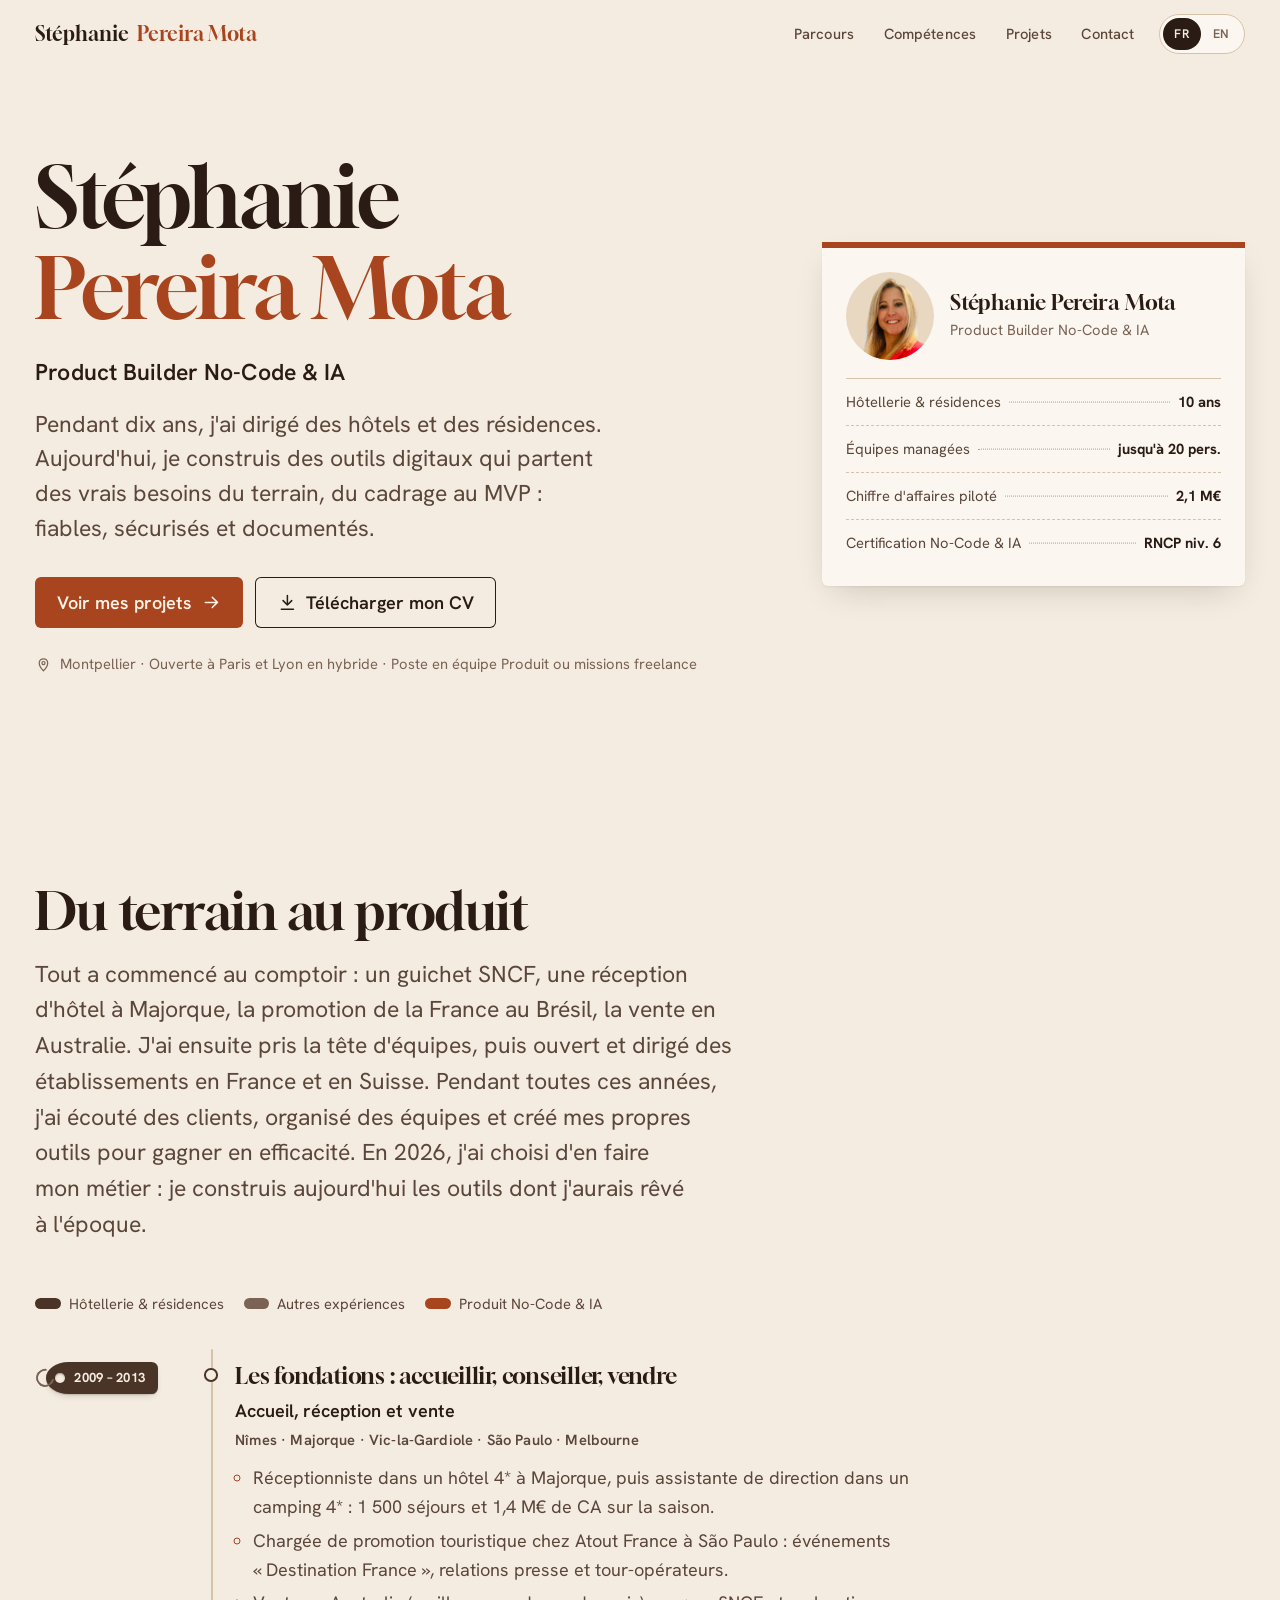
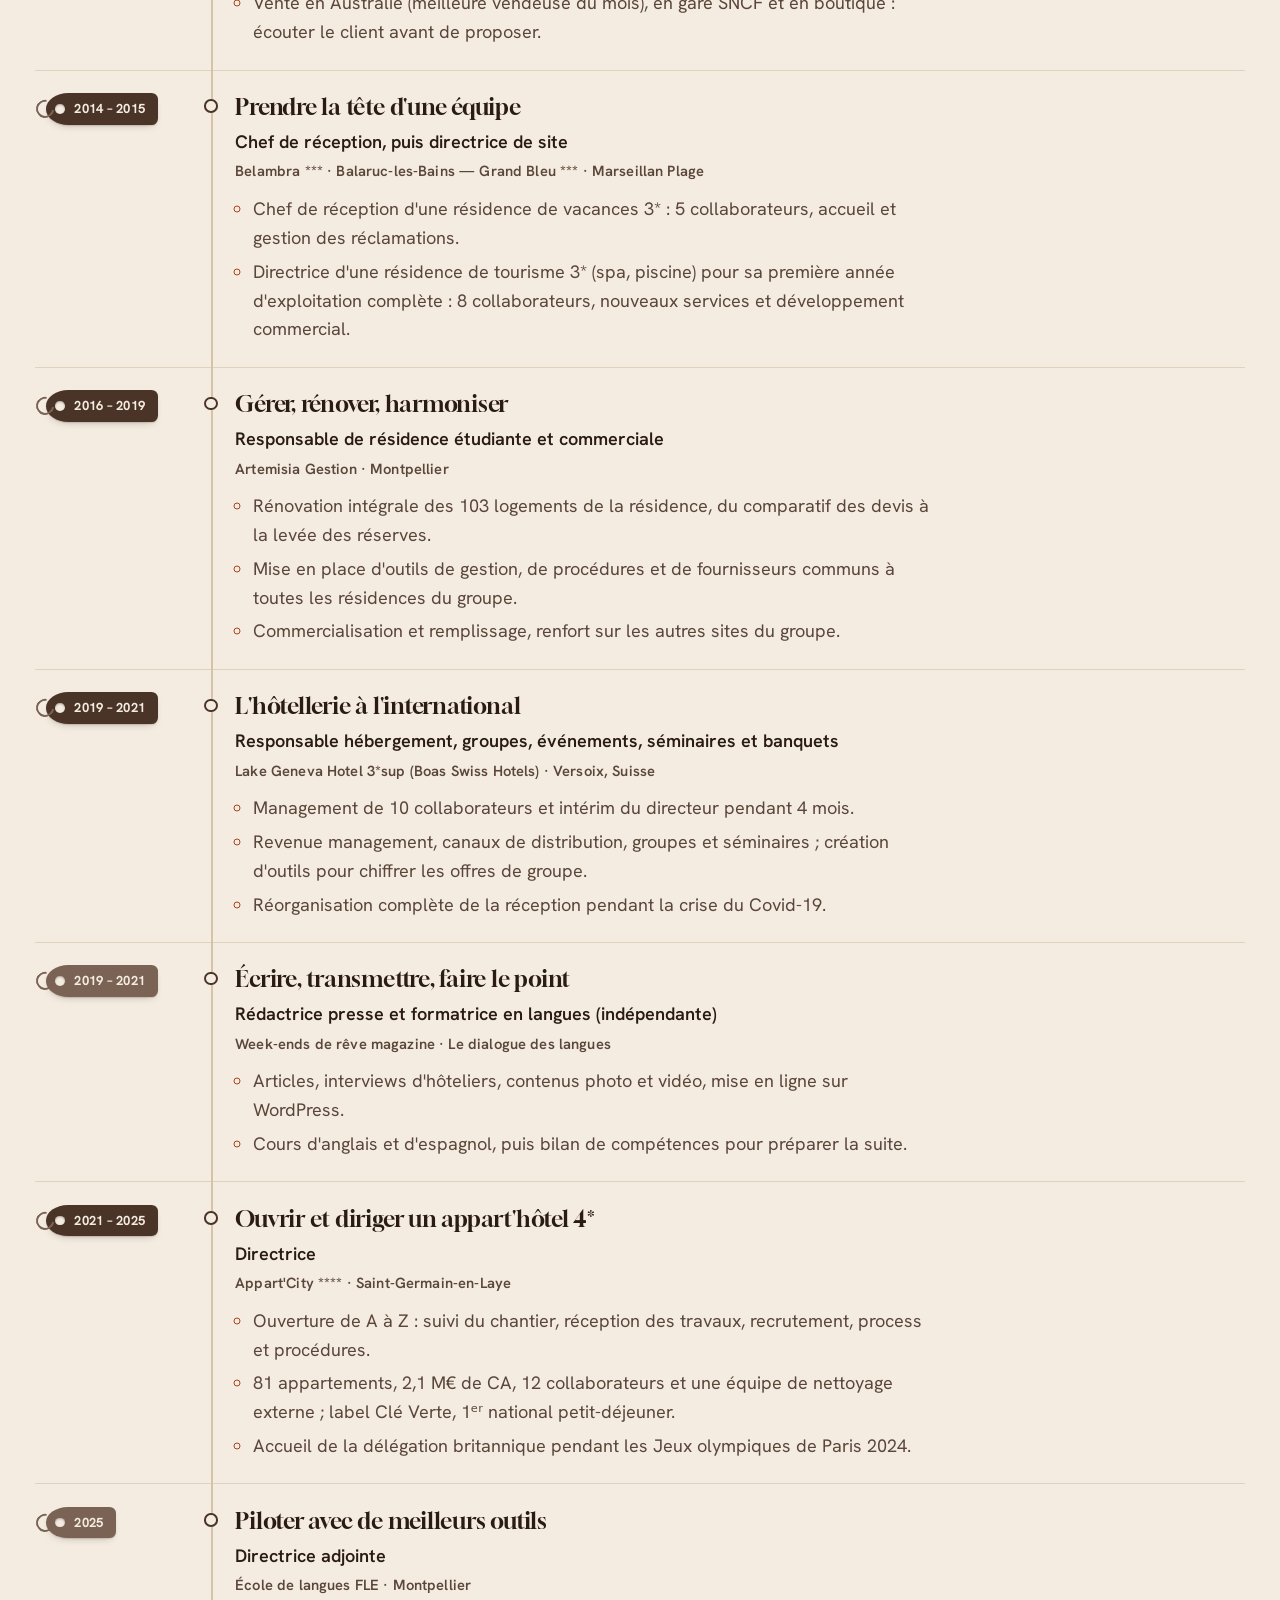
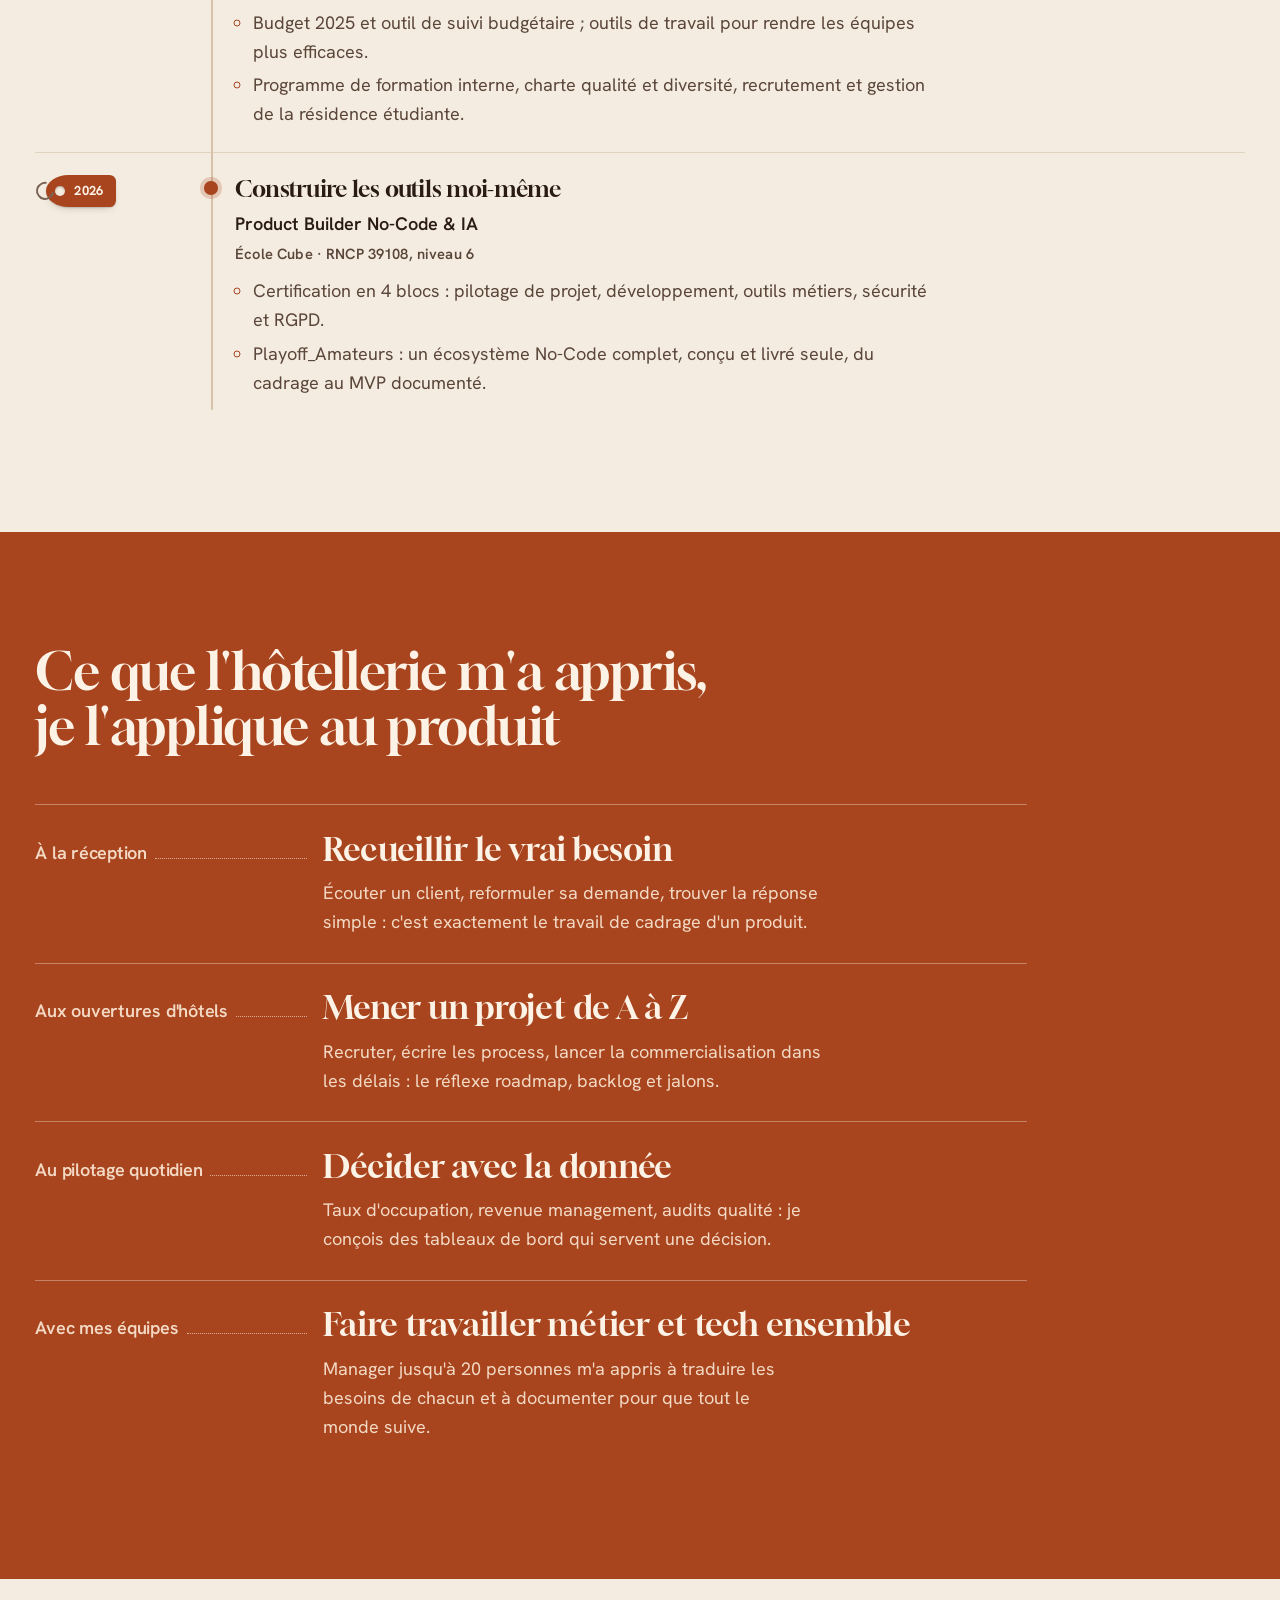
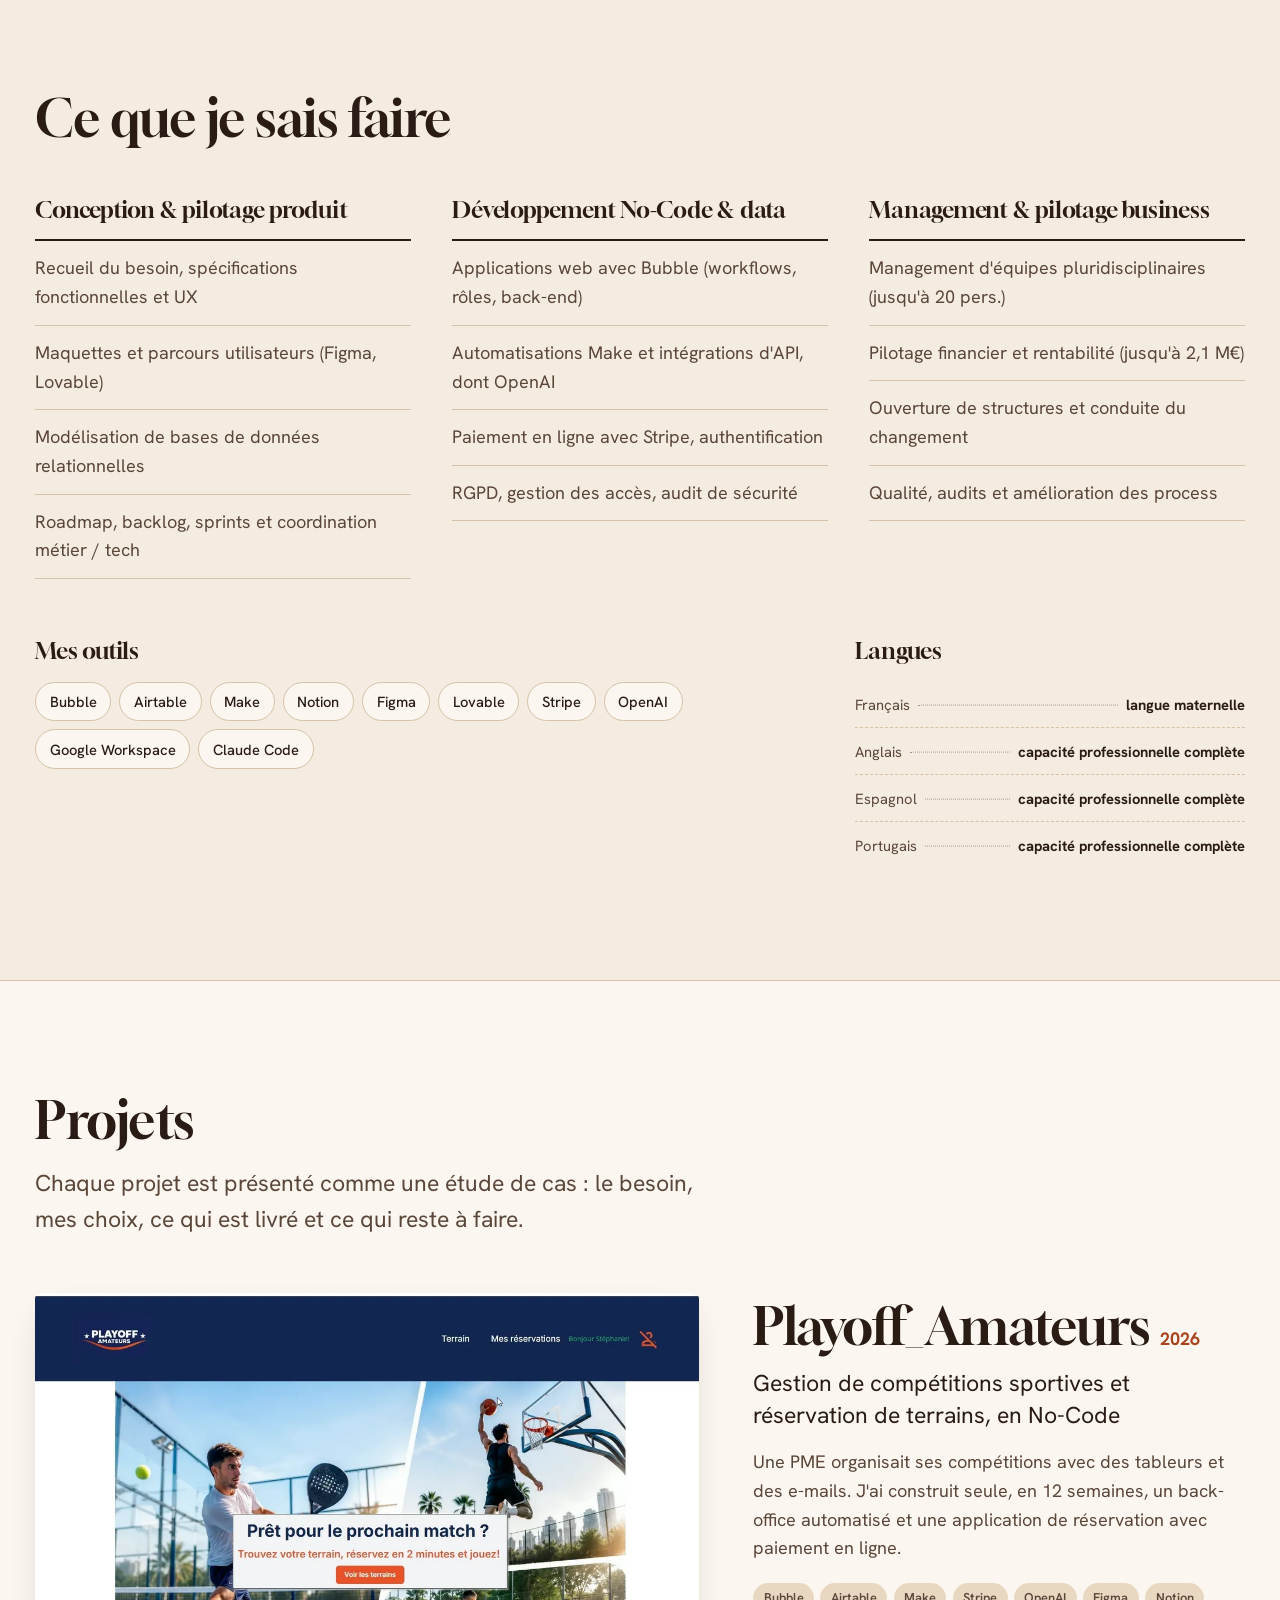
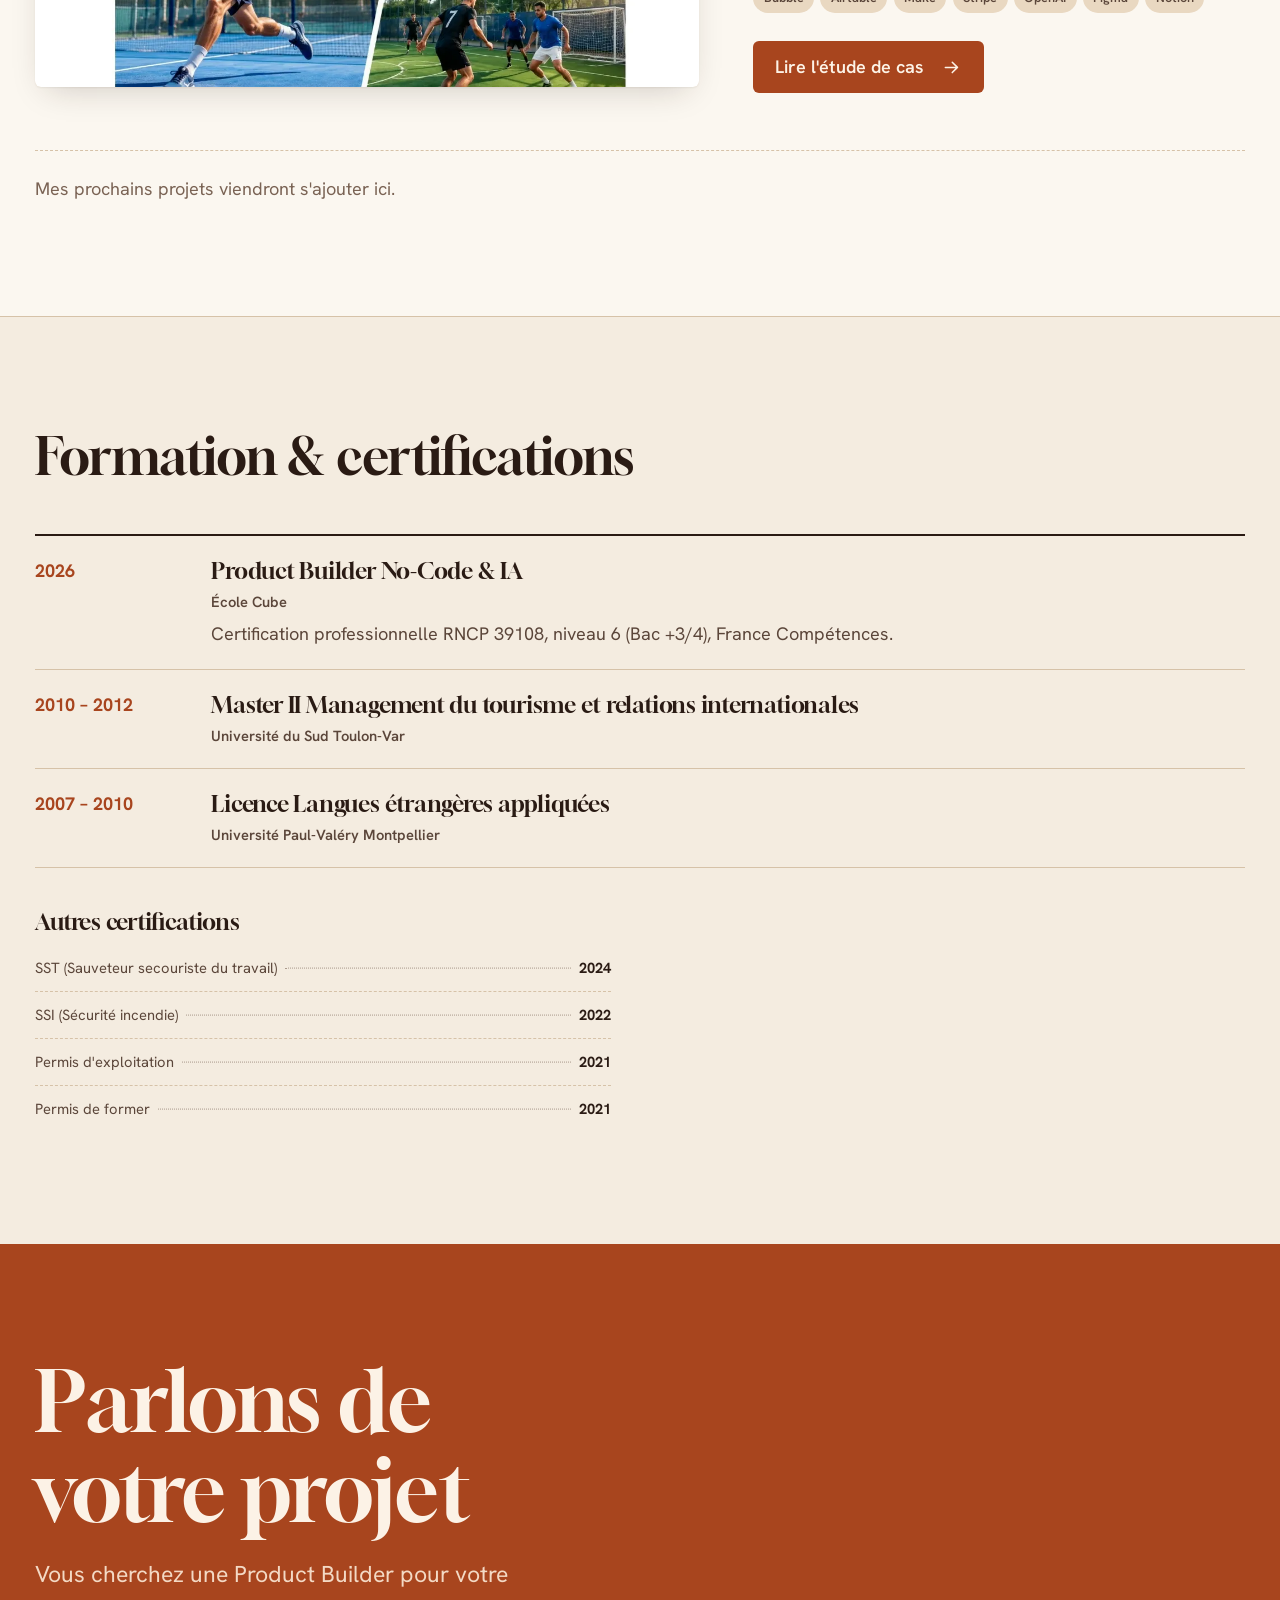
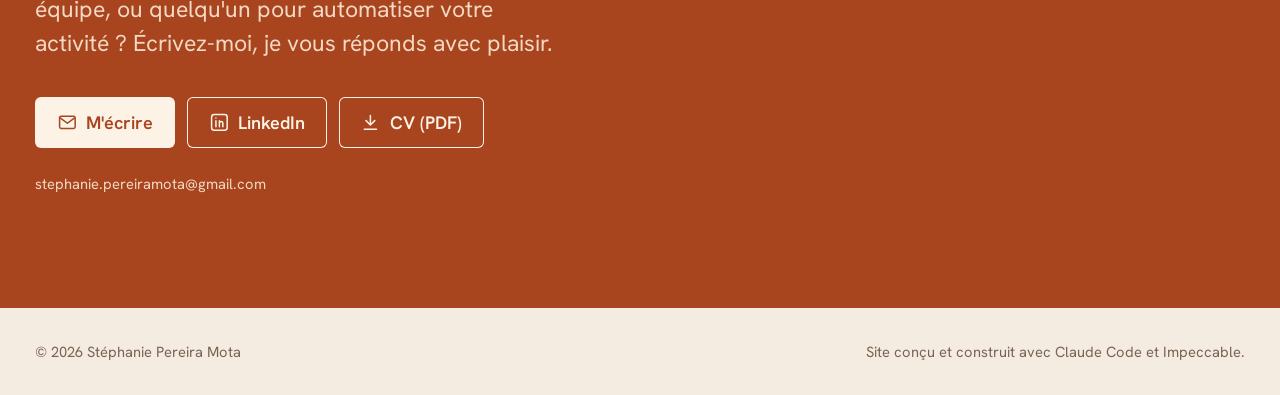
<file: index.html>
<!doctype html>
<html lang="fr">
<head>
  <meta charset="utf-8">
  <meta name="viewport" content="width=device-width, initial-scale=1">
  <title>Stéphanie Pereira Mota · Product Builder No-Code & IA</title>
  <meta name="description" content="Dix ans de direction en hôtellerie, aujourd'hui Product Builder No-Code & IA : je construis des outils digitaux qui partent des vrais besoins du terrain.">
  <meta name="theme-color" content="#f4ece0" media="(prefers-color-scheme: light)">
  <meta name="theme-color" content="#1c1410" media="(prefers-color-scheme: dark)">
  <meta property="og:type" content="website">
  <meta property="og:url" content="https://stephanie-pereiramota.fr/">
  <link rel="canonical" href="https://stephanie-pereiramota.fr/">
  <meta property="og:title" content="Stéphanie Pereira Mota · Product Builder No-Code & IA">
  <meta property="og:description" content="Dix ans de direction en hôtellerie, aujourd'hui Product Builder No-Code & IA : du cadrage au MVP, fiable, sécurisé et documenté.">
  <meta property="og:image" content="https://stephanie-pereiramota.fr/assets/img/og-image.png">
  <meta property="og:locale" content="fr_FR">
  <meta property="og:locale:alternate" content="en_GB">
  <meta name="twitter:card" content="summary_large_image">
  <link rel="icon" href="assets/img/favicon.svg" type="image/svg+xml">
  <link rel="preconnect" href="https://fonts.googleapis.com">
  <link rel="preconnect" href="https://fonts.gstatic.com" crossorigin>
  <link rel="stylesheet" href="https://fonts.googleapis.com/css2?family=Gloock&family=Hanken+Grotesk:wght@400;500;600;700&display=swap">
  <link rel="stylesheet" href="assets/css/style.css">
</head>
<body data-page="home">
  <a class="skip" href="#main" data-i18n="nav.skip">Aller au contenu</a>

  <header class="site-header">
    <div class="wrap">
      <a class="brand" href="#top">Stéphanie <span>Pereira Mota</span></a>
      <nav class="nav" aria-label="Navigation principale">
        <button class="menu-button" type="button" aria-expanded="false" aria-controls="nav-links">
          <svg class="icon" viewBox="0 0 24 24" aria-hidden="true"><path d="M4 7h16M4 12h16M4 17h16"/></svg>
          <span data-i18n="nav.menu">Menu</span>
        </button>
        <ul class="nav-links" id="nav-links">
          <li><a href="#parcours" data-i18n="nav.story">Parcours</a></li>
          <li><a href="#competences" data-i18n="nav.skills">Compétences</a></li>
          <li><a href="#projets" data-i18n="nav.projects">Projets</a></li>
          <li><a href="#contact" data-i18n="nav.contact">Contact</a></li>
        </ul>
        <div class="lang-toggle" role="group" aria-label="Langue / Language">
          <button type="button" data-lang="fr" aria-pressed="true" lang="fr" title="Lire en français">FR</button>
          <button type="button" data-lang="en" aria-pressed="false" lang="en" title="Read in English">EN</button>
        </div>
      </nav>
    </div>
  </header>

  <main id="main">
    <section class="hero" id="top">
      <div class="wrap">
        <div>
          <h1>Stéphanie <span class="surname">Pereira Mota</span></h1>
          <p class="hero-role" data-i18n="hero.role">Product Builder No-Code & IA</p>
          <p class="hero-lead" data-i18n="hero.lead">Pendant dix ans, j'ai dirigé des hôtels et des résidences. Aujourd'hui, je construis des outils digitaux qui partent des vrais besoins du terrain, du cadrage au MVP : fiables, sécurisés et documentés.</p>
          <div class="hero-actions">
            <a class="btn btn-primary" href="#projets"><span data-i18n="hero.cta">Voir mes projets</span>
              <svg class="icon" viewBox="0 0 24 24" aria-hidden="true"><path d="M5 12h14M13 6l6 6-6 6"/></svg></a>
            <a class="btn btn-ghost" data-href="cv" href="assets/cv/CV-Stephanie-Pereira-Mota.pdf" download>
              <svg class="icon" viewBox="0 0 24 24" aria-hidden="true"><path d="M12 4v11M7 10l5 5 5-5M5 20h14"/></svg>
              <span data-i18n="hero.cv">Télécharger mon CV</span></a>
          </div>
          <p class="hero-where">
            <svg class="icon" viewBox="0 0 24 24" aria-hidden="true"><path d="M12 21s-6-5.6-6-11a6 6 0 0 1 12 0c0 5.4-6 11-6 11z"/><circle cx="12" cy="10" r="2.2"/></svg>
            <span data-i18n="hero.where">Montpellier · Ouverte à Paris et Lyon en hybride · Poste en équipe Produit ou missions freelance</span>
          </p>
        </div>

        <aside class="folio" aria-label="Fiche" data-i18n-attr="aria-label:folio.title">
          <div class="folio-head">
            <img class="folio-photo" src="assets/img/photo.webp" width="405" height="405" alt="Portrait de Stéphanie Pereira Mota" data-i18n-attr="alt:folio.photoAlt">
            <div>
              <p class="folio-name">Stéphanie Pereira Mota</p>
              <p class="folio-sub" data-i18n="hero.role">Product Builder No-Code & IA</p>
            </div>
          </div>
          <ul class="ledger" id="folio-rows"></ul>
        </aside>
      </div>
    </section>

    <section class="section" id="parcours" aria-labelledby="story-title">
      <div class="wrap">
        <div class="section-head">
          <h2 id="story-title" data-i18n="story.title">Du terrain au produit</h2>
          <p data-i18n="story.lead"></p>
        </div>
        <p class="register-legend">
          <span><i aria-hidden="true"></i><span data-i18n="story.hospitality">Hôtellerie & résidences</span></span>
          <span><i class="t" aria-hidden="true"></i><span data-i18n="story.transition">Direction & formation</span></span>
          <span><i class="p" aria-hidden="true"></i><span data-i18n="story.product">Produit No-Code & IA</span></span>
        </p>
        <ol class="register" id="register"></ol>
      </div>
    </section>

    <section class="section band bridge" aria-labelledby="bridge-title">
      <div class="wrap">
        <h2 id="bridge-title" data-i18n="bridge.title">Ce que l'hôtellerie m'a appris, je l'applique au produit</h2>
        <ul class="bridge-list" id="bridge-list"></ul>
      </div>
    </section>

    <section class="section" id="competences" aria-labelledby="skills-title">
      <div class="wrap">
        <div class="section-head"><h2 id="skills-title" data-i18n="skills.title">Ce que je sais faire</h2></div>
        <div class="skills-grid" id="skills-grid"></div>
        <div class="skills-extra">
          <div><h3 data-i18n="skills.tools">Mes outils</h3><ul class="tools" id="tools"></ul></div>
          <div><h3 data-i18n="skills.languages">Langues</h3><ul class="ledger" id="languages"></ul></div>
        </div>
      </div>
    </section>

    <section class="section projects-section" id="projets" aria-labelledby="projects-title">
      <div class="wrap">
        <div class="section-head">
          <h2 id="projects-title" data-i18n="projects.title">Projets</h2>
          <p data-i18n="projects.lead"></p>
        </div>
        <div id="project-list"></div>
        <p class="projects-next" data-i18n="projects.next">Mes prochains projets viendront s'ajouter ici.</p>
      </div>
    </section>

    <section class="section" id="formation" aria-labelledby="edu-title">
      <div class="wrap">
        <div class="section-head"><h2 id="edu-title" data-i18n="edu.title">Formation & certifications</h2></div>
        <ul class="edu-list" id="edu-list"></ul>
        <div class="certs">
          <h3 data-i18n="edu.other">Autres certifications</h3>
          <ul class="ledger" id="certs"></ul>
        </div>
      </div>
    </section>

    <section class="section band contact" id="contact" aria-labelledby="contact-title">
      <div class="wrap">
        <h2 id="contact-title" data-i18n="contact.title">Parlons de votre projet</h2>
        <p class="contact-lead" data-i18n="contact.lead"></p>
        <div class="contact-actions">
          <a class="btn btn-primary" data-href="email" href="mailto:stephanie.pereiramota@gmail.com">
            <svg class="icon" viewBox="0 0 24 24" aria-hidden="true"><rect x="3" y="5" width="18" height="14" rx="2"/><path d="m4 7 8 6 8-6"/></svg>
            <span data-i18n="contact.email">M'écrire</span></a>
          <a class="btn btn-ghost" data-href="linkedin" href="https://www.linkedin.com/in/stephanie-pereira-mota-spma/" rel="me noopener" target="_blank">
            <svg class="icon" viewBox="0 0 24 24" aria-hidden="true"><rect x="3" y="3" width="18" height="18" rx="3"/><path d="M8 10v7M8 7v.01M12 17v-4a2 2 0 0 1 4 0v4M12 10v7"/></svg>
            <span data-i18n="contact.linkedin">LinkedIn</span></a>
          <a class="btn btn-ghost" data-href="cv" href="assets/cv/CV-Stephanie-Pereira-Mota.pdf" download>
            <svg class="icon" viewBox="0 0 24 24" aria-hidden="true"><path d="M12 4v11M7 10l5 5 5-5M5 20h14"/></svg>
            <span data-i18n="contact.cv">CV (PDF)</span></a>
        </div>
        <p class="contact-mail" data-email>stephanie.pereiramota@gmail.com</p>
      </div>
    </section>
  </main>

  <footer class="site-footer">
    <div class="wrap">
      <span>© 2026 Stéphanie Pereira Mota</span>
      <span data-i18n="footer.made">Site conçu et construit avec Claude Code et Impeccable.</span>
    </div>
  </footer>

  <script src="content/site.js"></script>
  <script src="content/projects.js"></script>
  <script src="assets/js/i18n.js"></script>
  <script src="assets/js/render.js"></script>
</body>
</html>
</file>
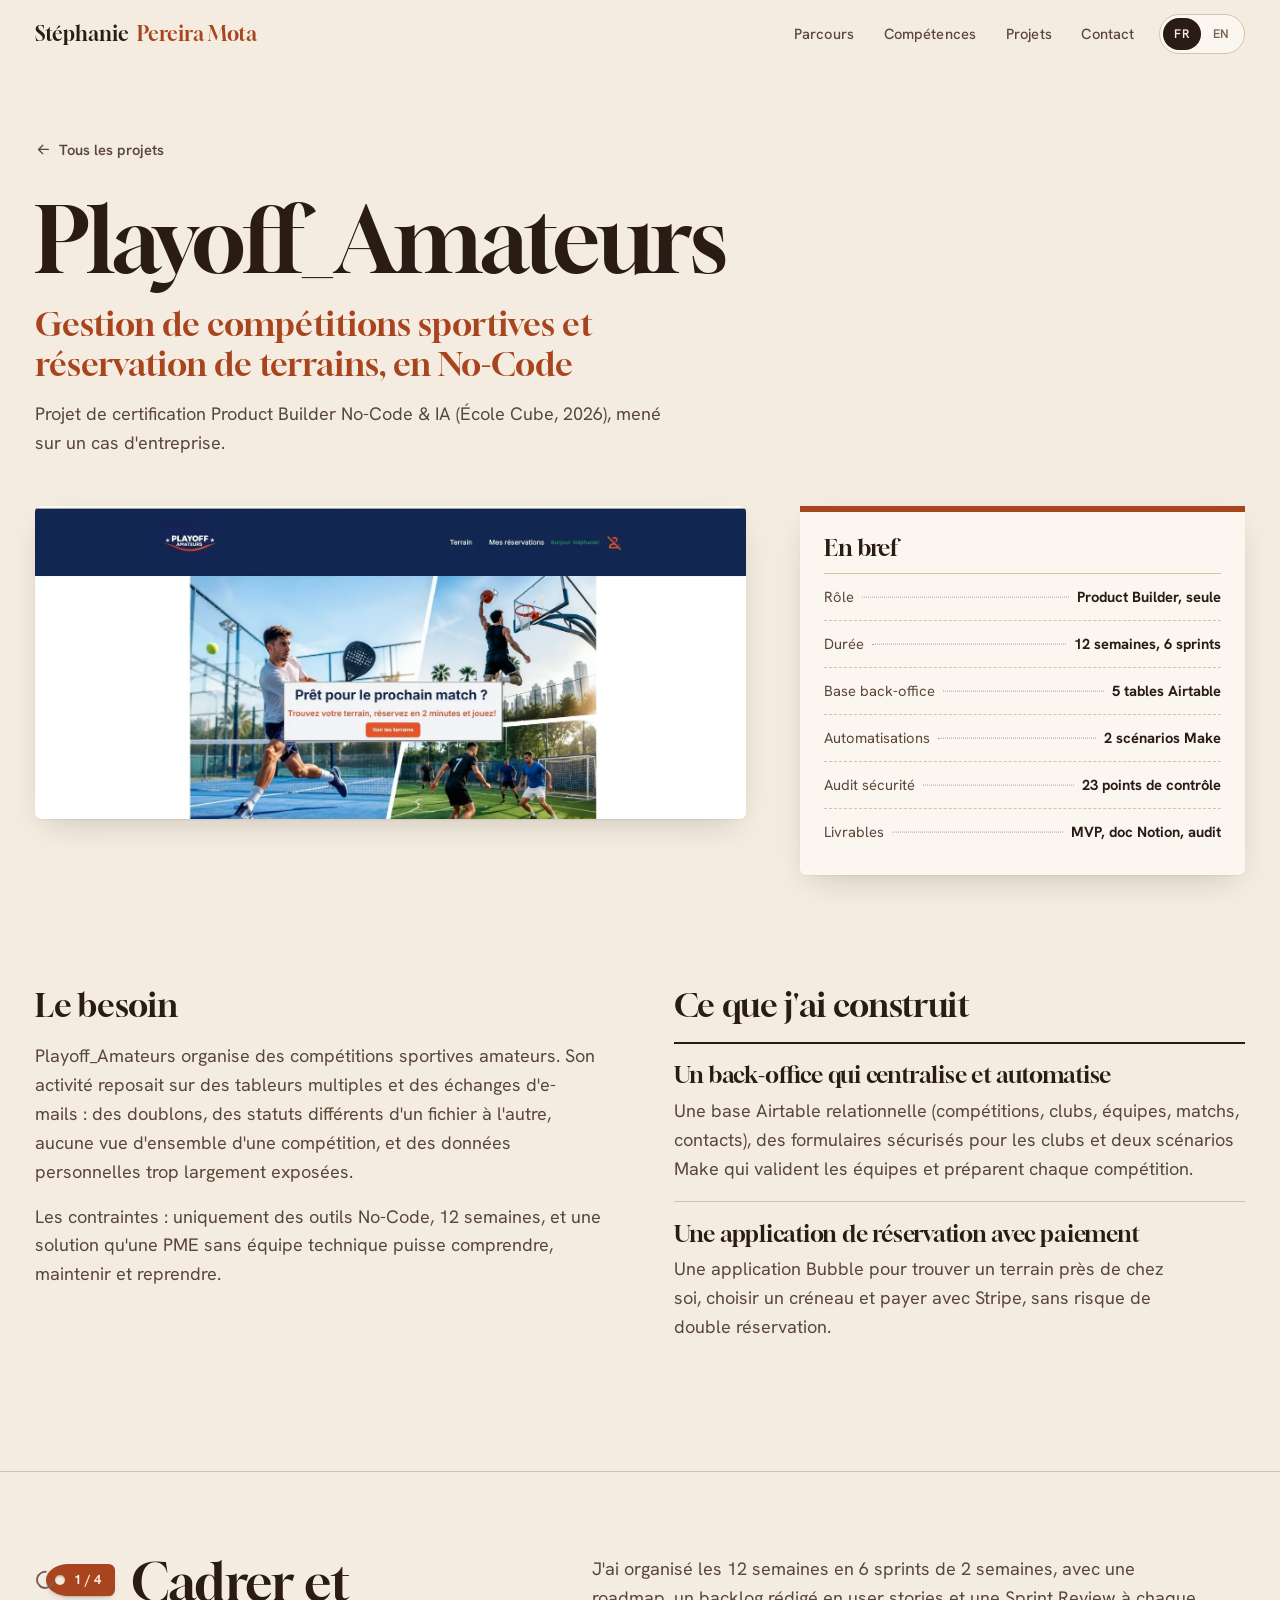
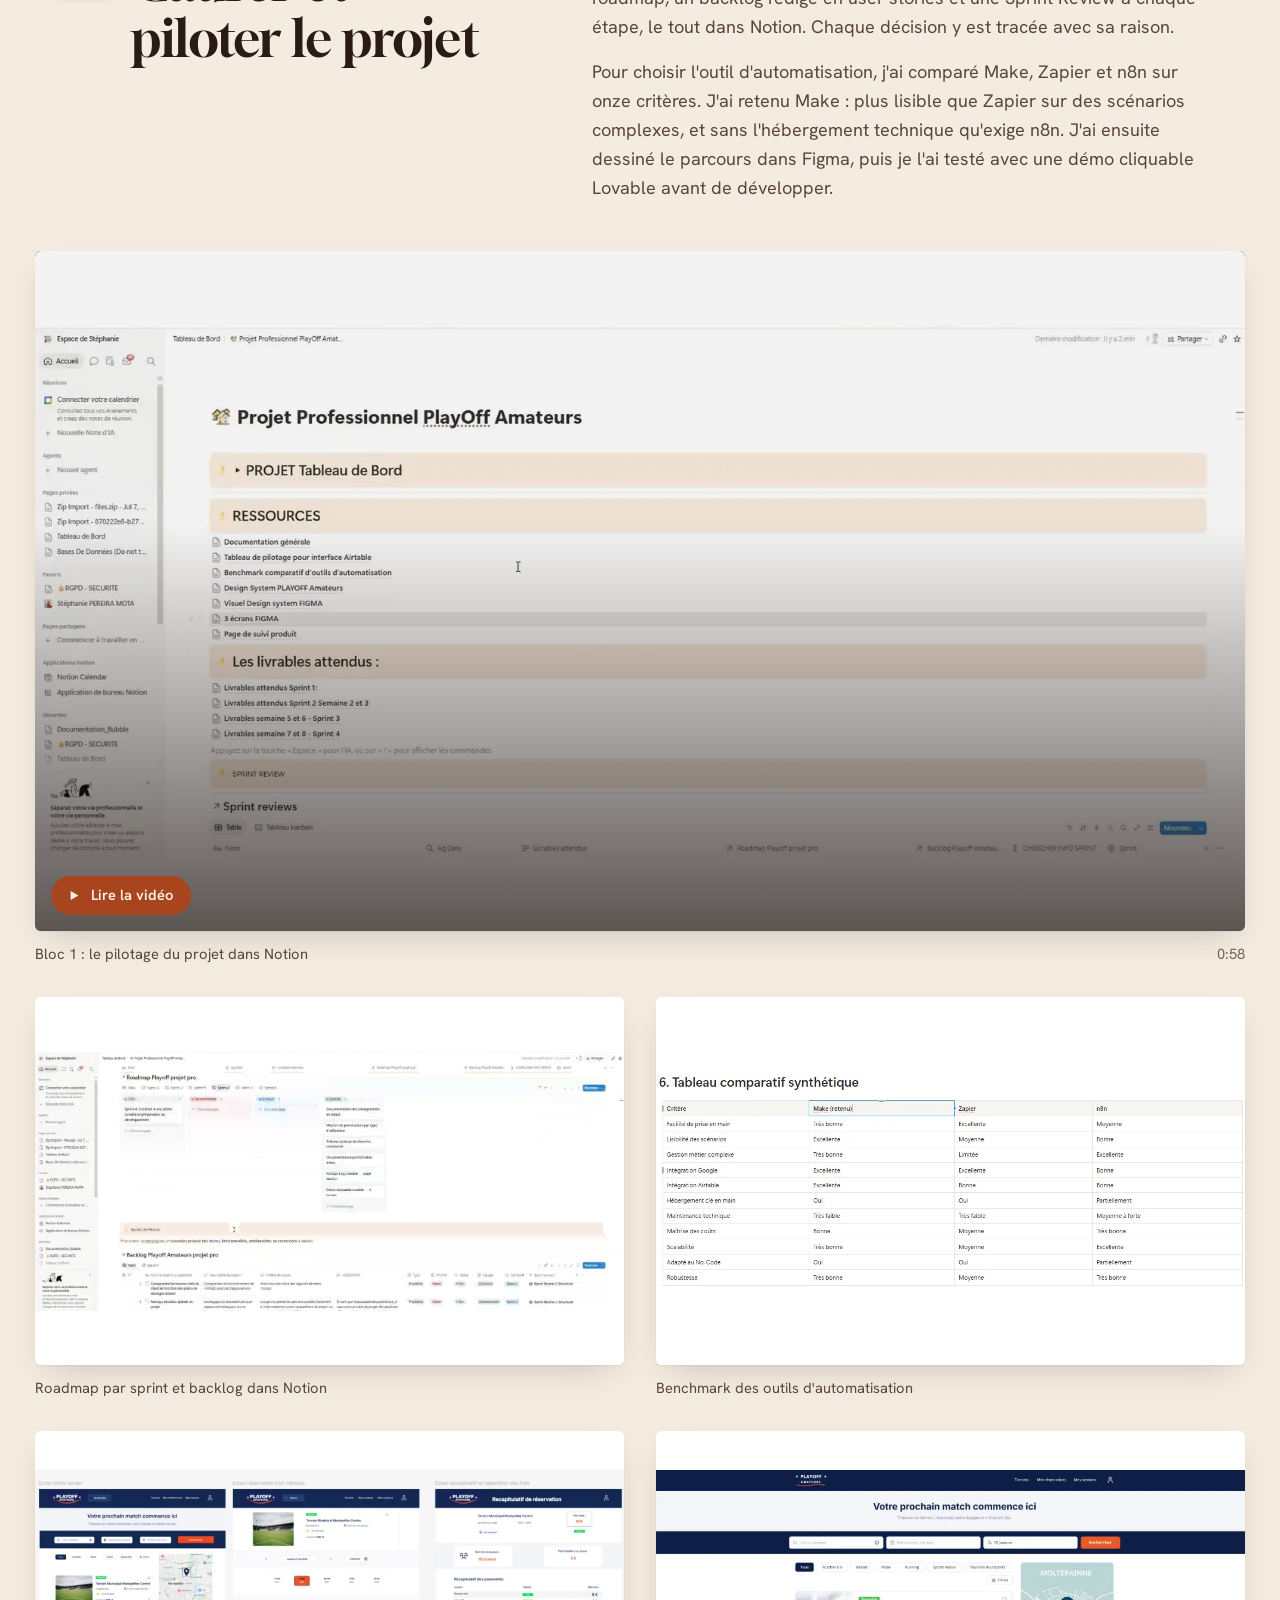
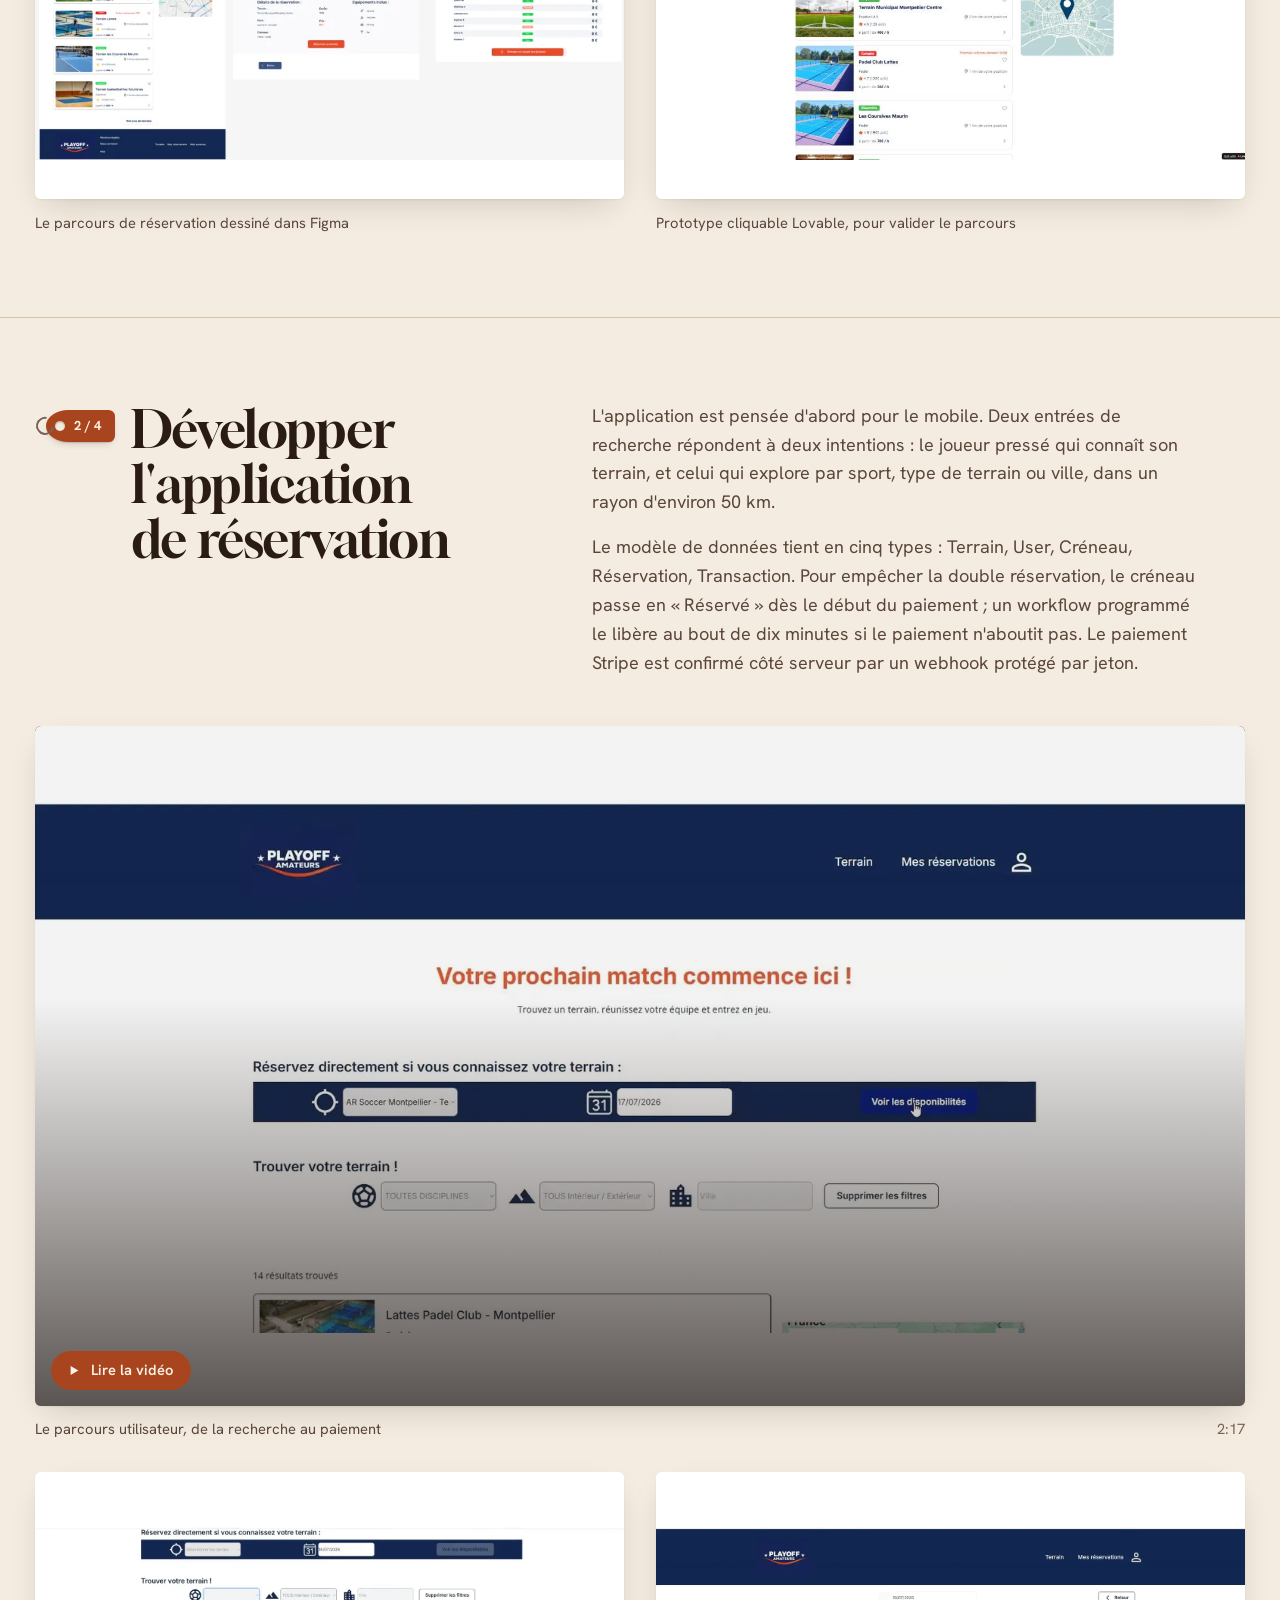
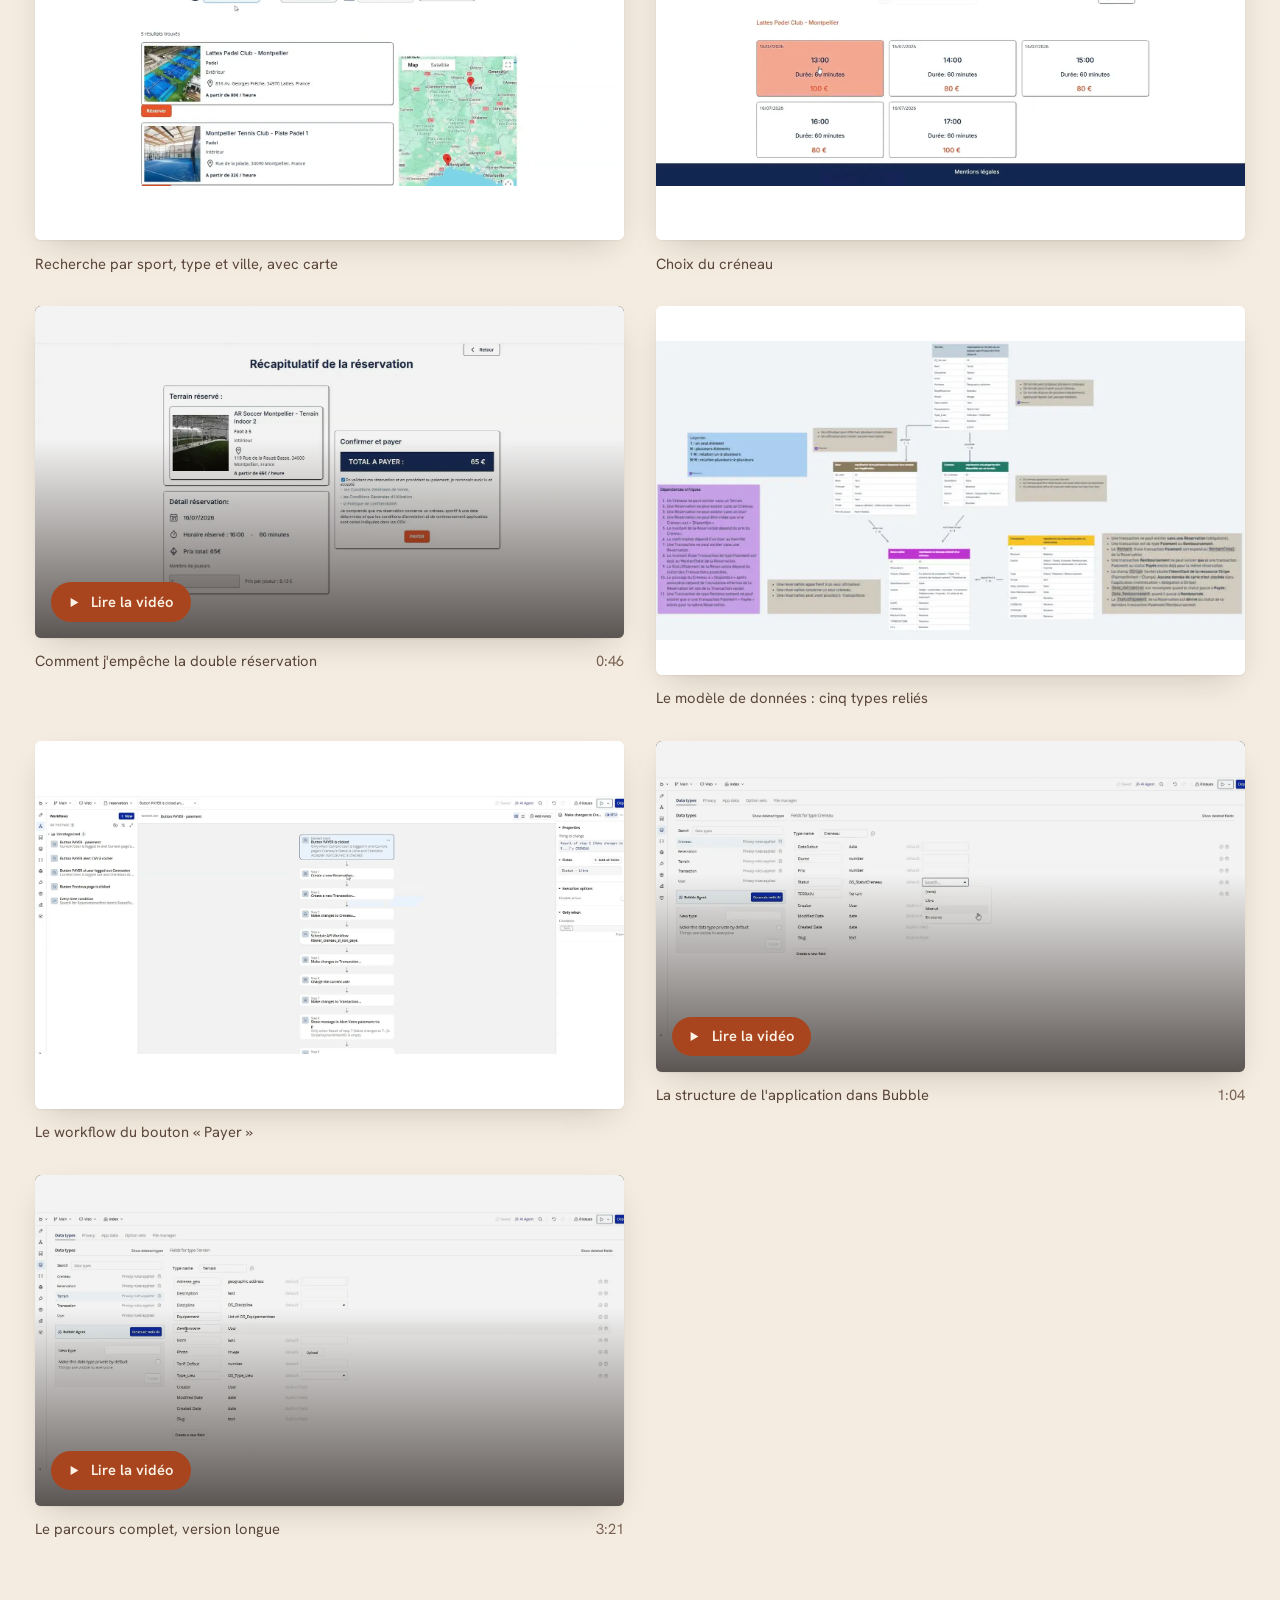
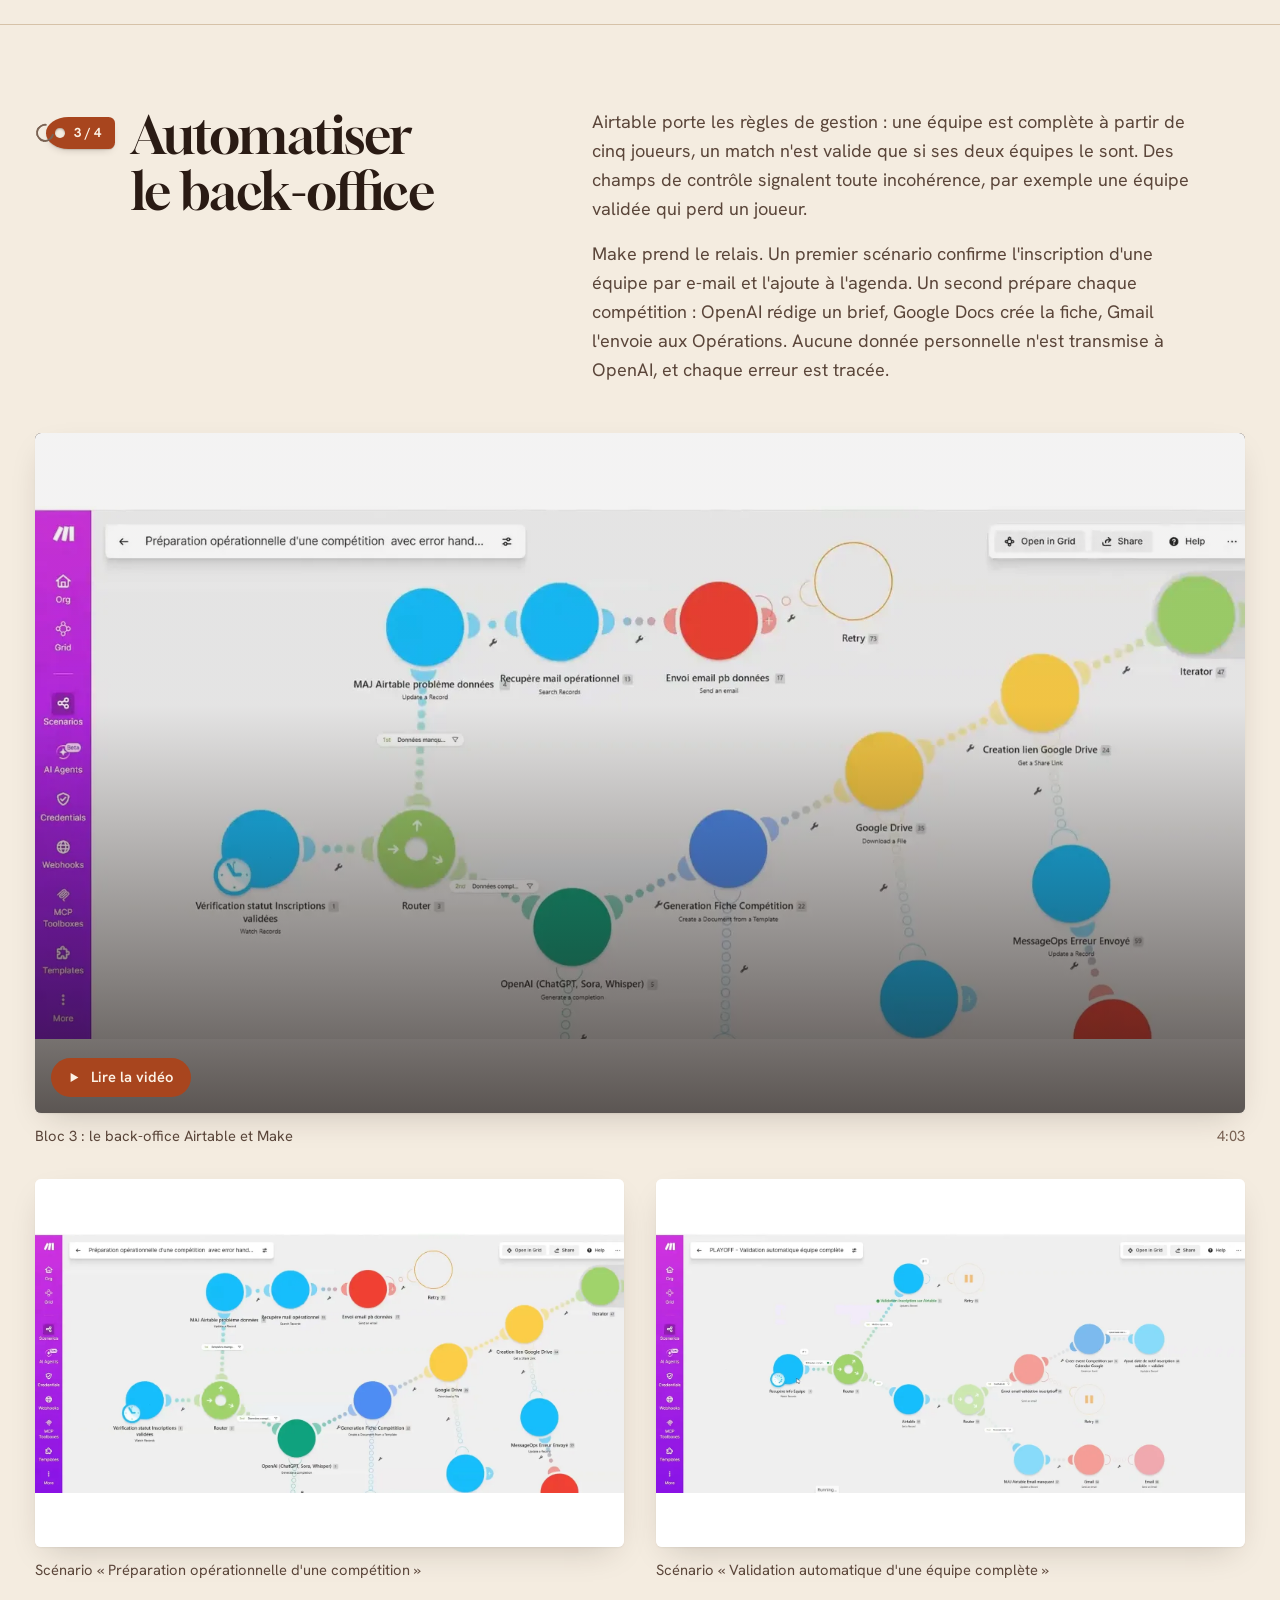
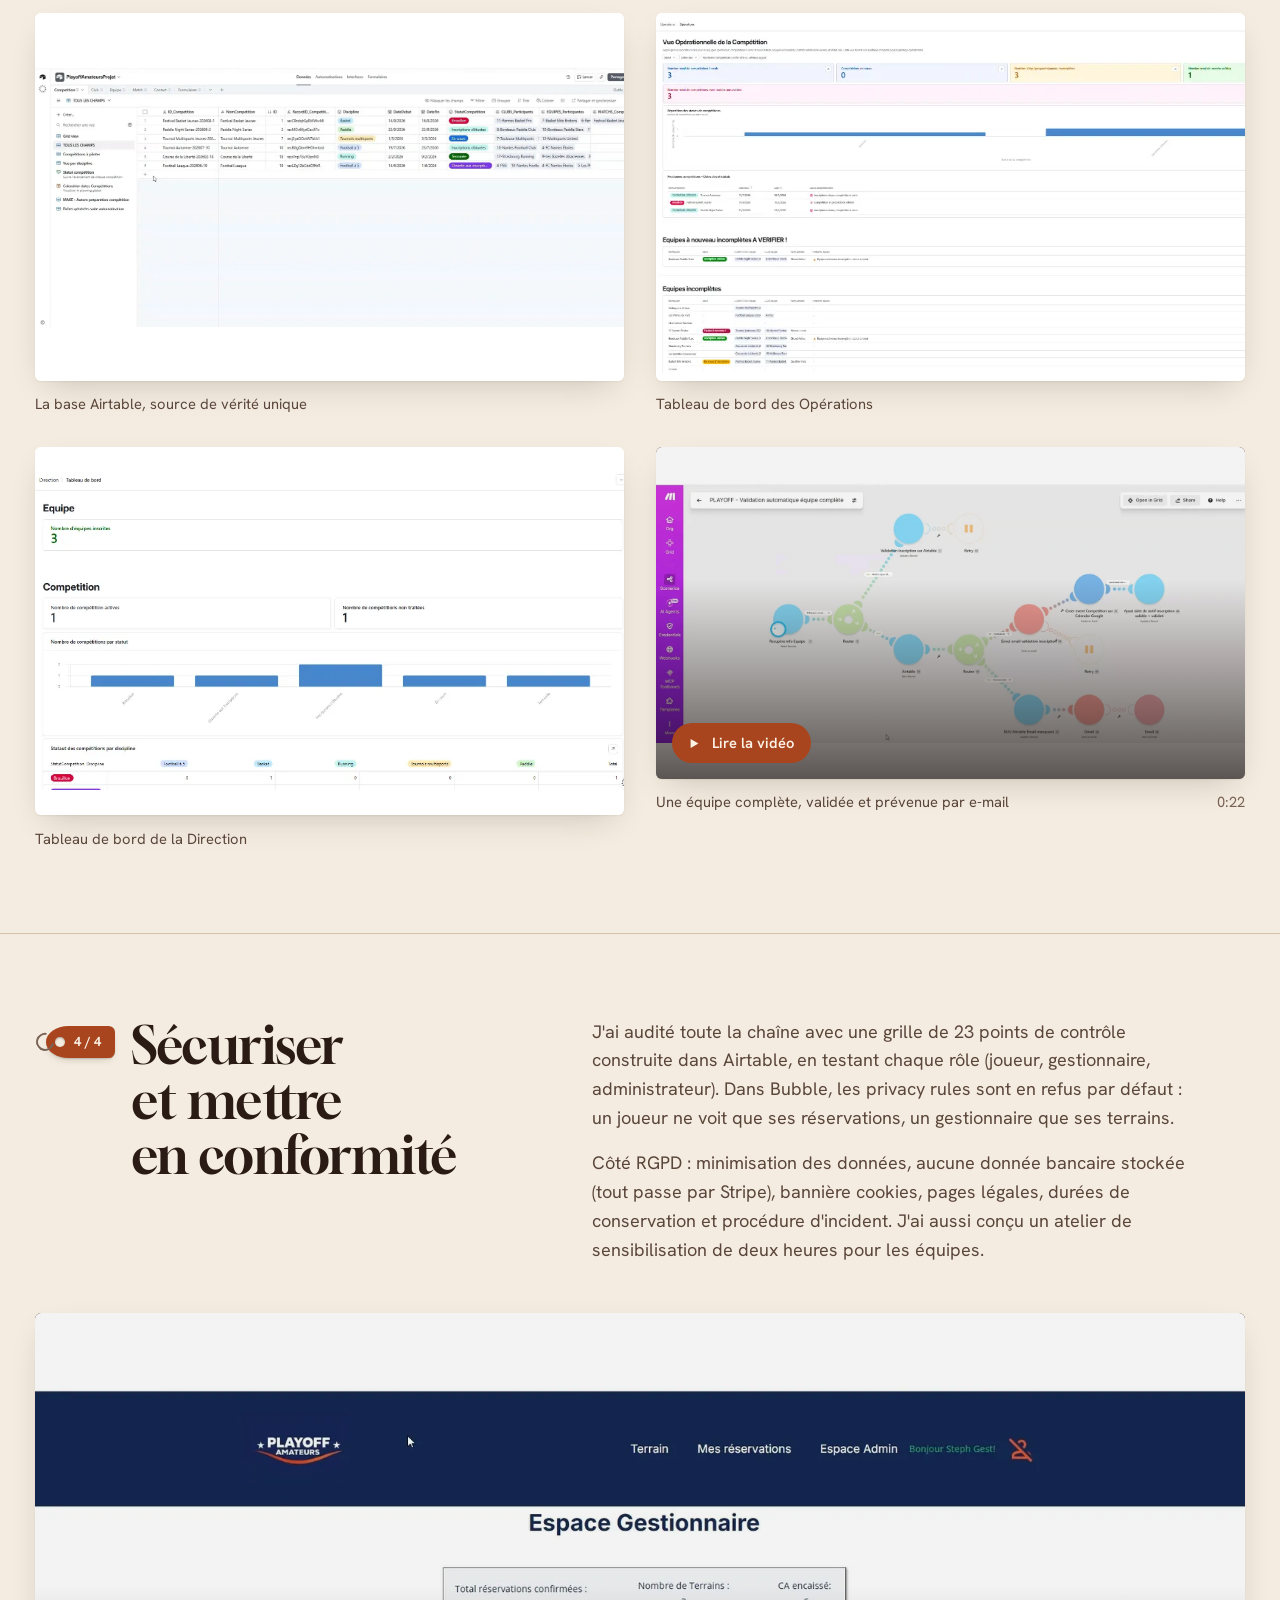
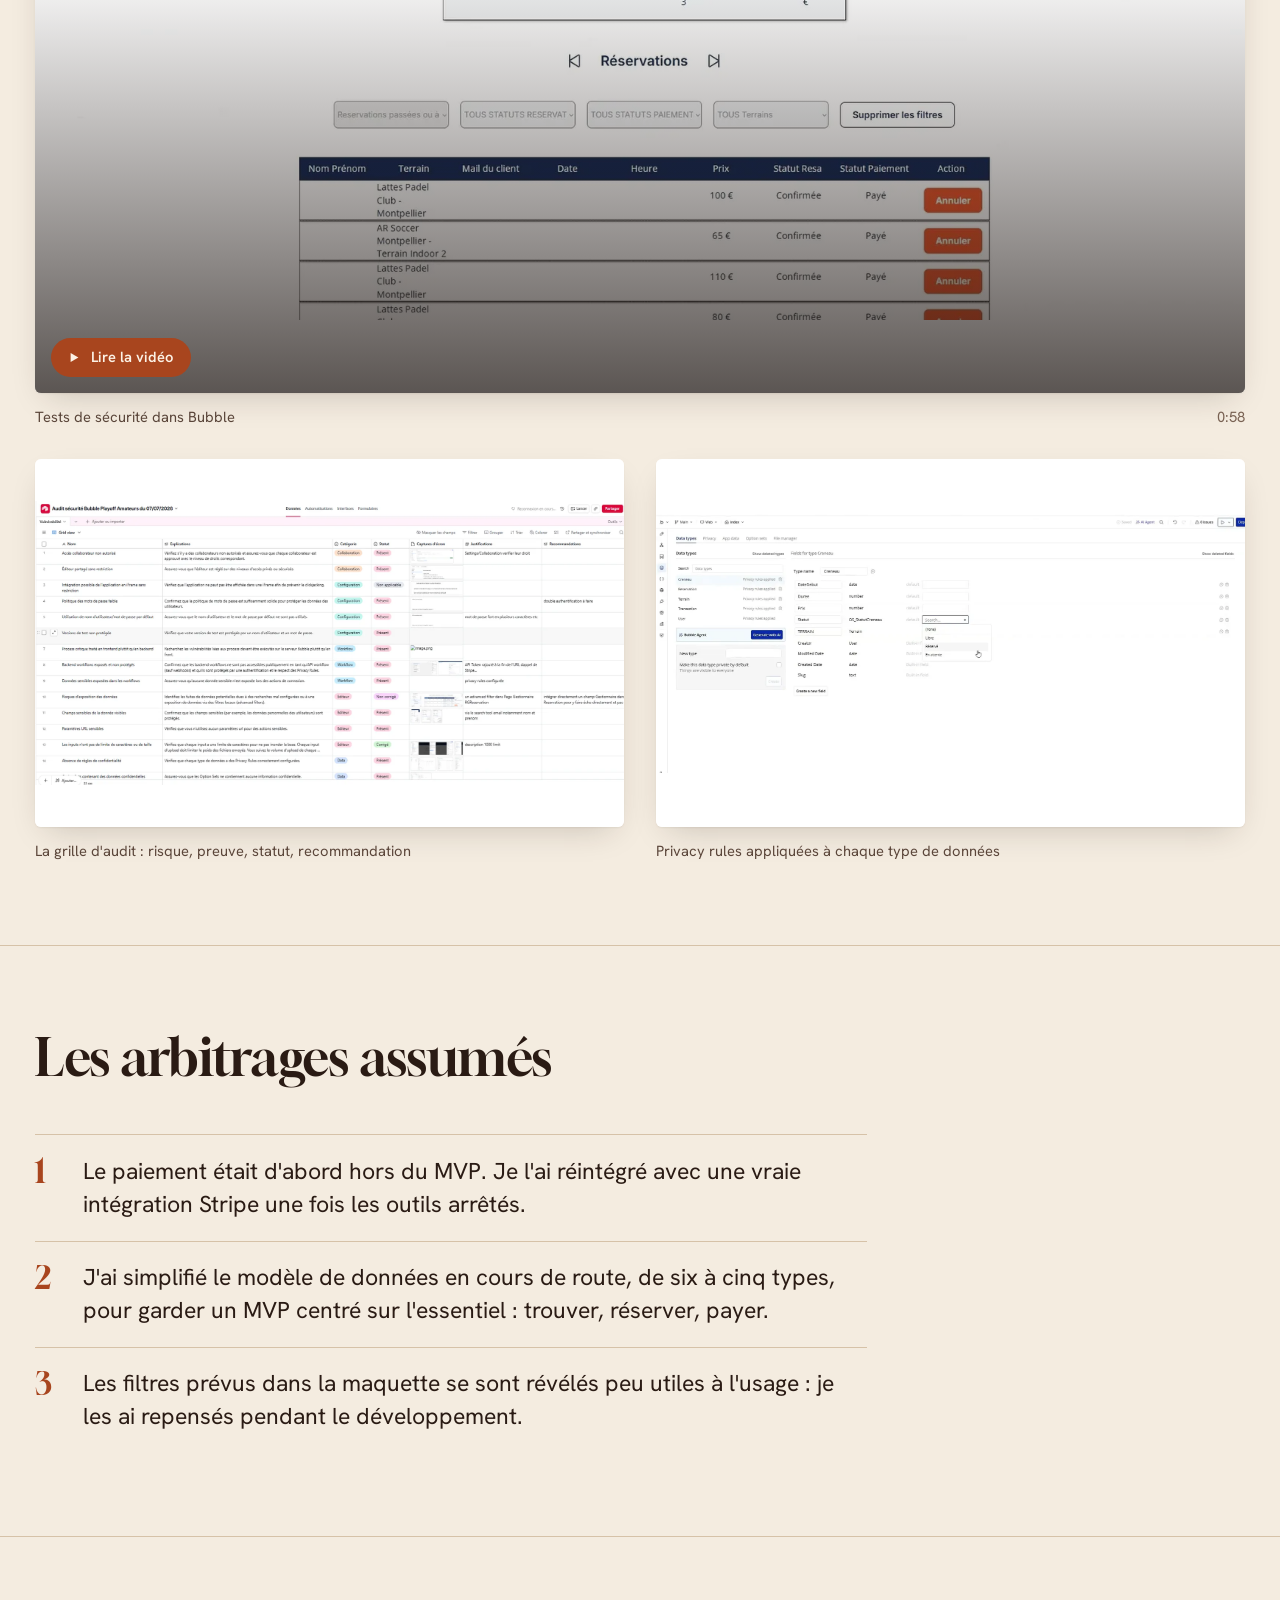
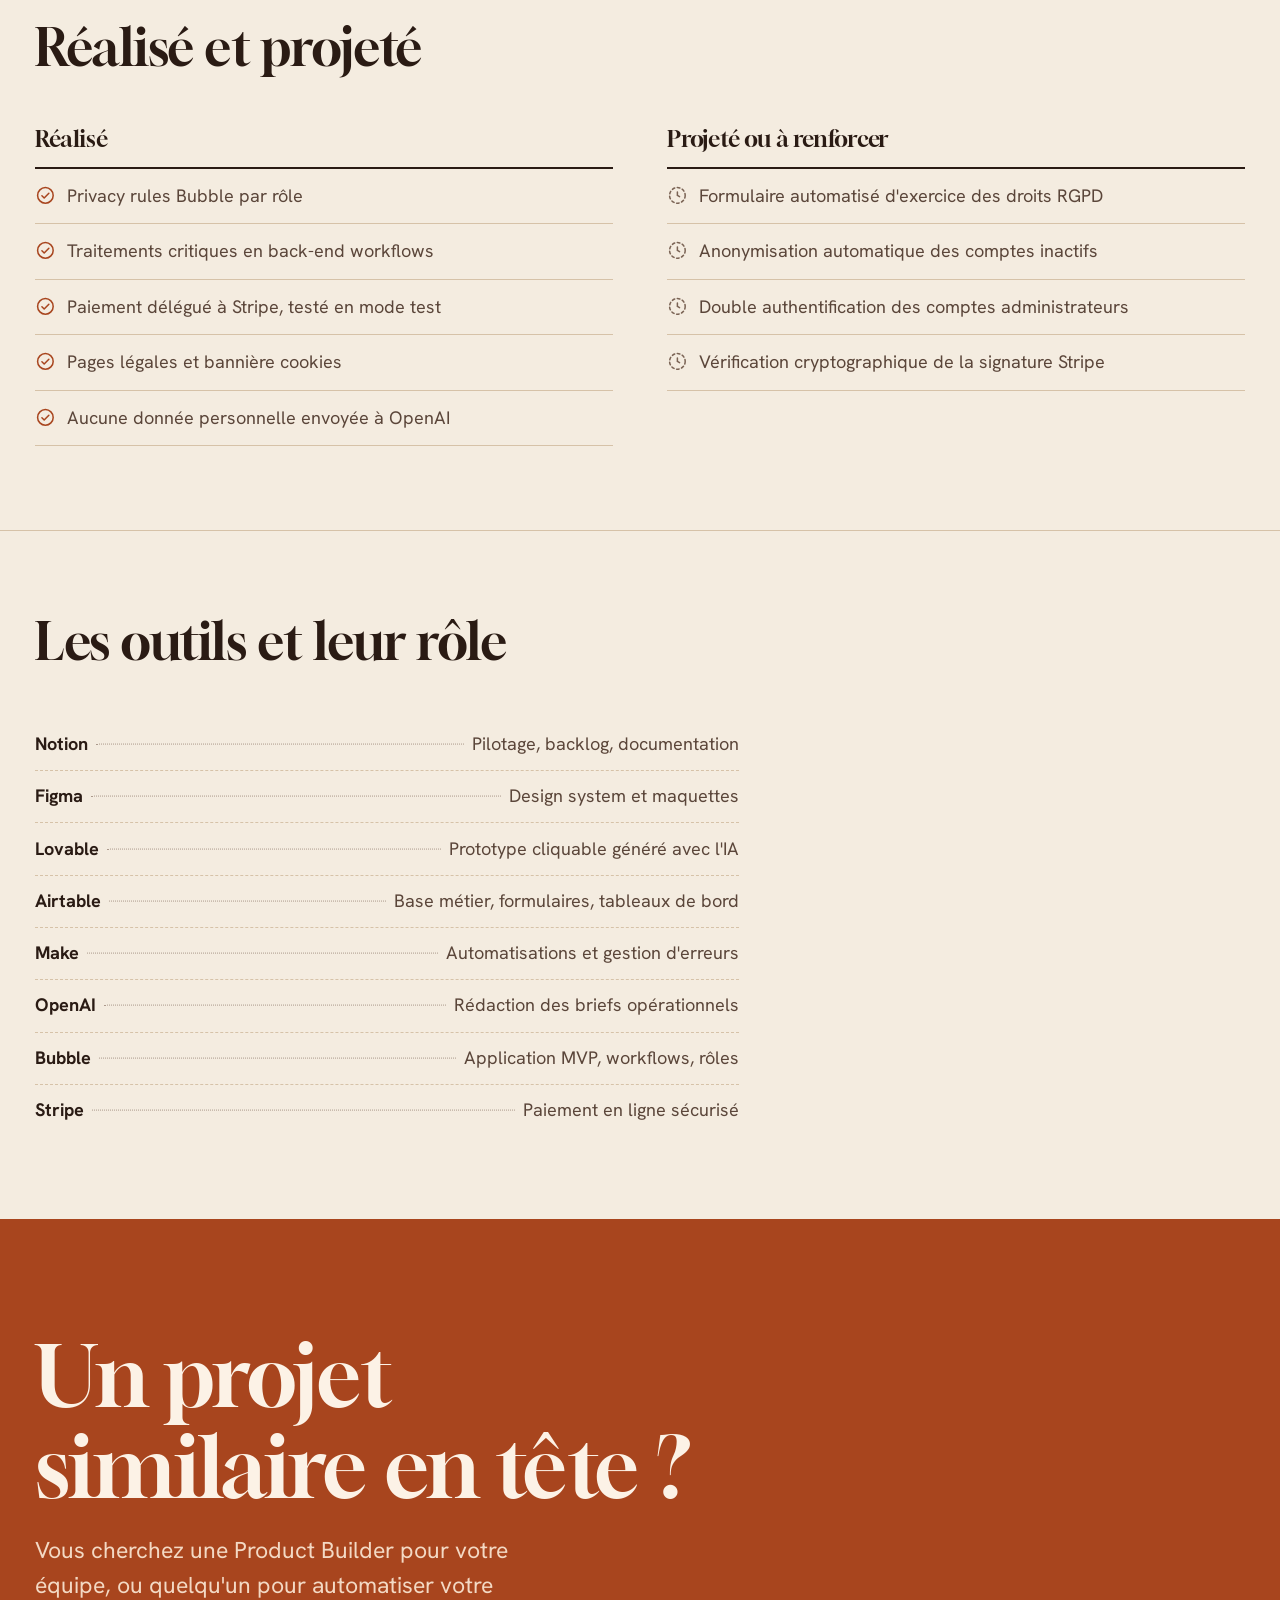
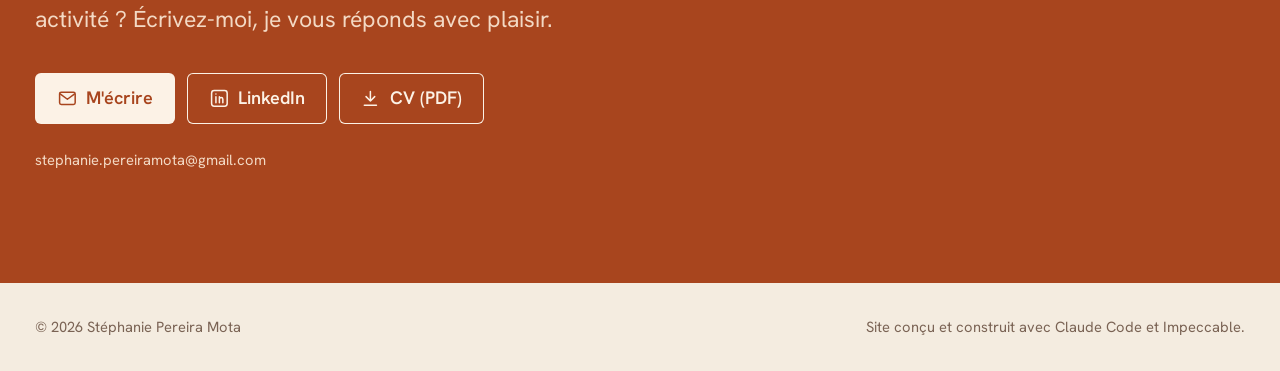
<file: projet.html>
<!doctype html>
<html lang="fr">
<head>
  <meta charset="utf-8">
  <meta name="viewport" content="width=device-width, initial-scale=1">
  <title>Projet · Stéphanie Pereira Mota</title>
  <meta name="description" content="Étude de cas d'un projet No-Code de Stéphanie Pereira Mota.">
  <meta name="theme-color" content="#f4ece0" media="(prefers-color-scheme: light)">
  <meta name="theme-color" content="#1c1410" media="(prefers-color-scheme: dark)">
  <meta property="og:type" content="article">
  <meta property="og:title" content="Playoff_Amateurs · Étude de cas · Stéphanie Pereira Mota">
  <meta property="og:description" content="Back-office automatisé et application de réservation avec paiement, construits seule en 12 semaines, en No-Code.">
  <meta property="og:image" content="https://stephanie-pereiramota.fr/assets/img/og-image.png">
  <meta name="twitter:card" content="summary_large_image">
  <link rel="icon" href="assets/img/favicon.svg" type="image/svg+xml">
  <link rel="preconnect" href="https://fonts.googleapis.com">
  <link rel="preconnect" href="https://fonts.gstatic.com" crossorigin>
  <link rel="stylesheet" href="https://fonts.googleapis.com/css2?family=Gloock&family=Hanken+Grotesk:wght@400;500;600;700&display=swap">
  <link rel="stylesheet" href="assets/css/style.css">
</head>
<body data-page="case">
  <a class="skip" href="#case" data-i18n="nav.skip">Aller au contenu</a>

  <header class="site-header">
    <div class="wrap">
      <a class="brand" data-home="" href="index.html">Stéphanie <span>Pereira Mota</span></a>
      <nav class="nav" aria-label="Navigation principale">
        <button class="menu-button" type="button" aria-expanded="false" aria-controls="nav-links">
          <svg class="icon" viewBox="0 0 24 24" aria-hidden="true"><path d="M4 7h16M4 12h16M4 17h16"/></svg>
          <span data-i18n="nav.menu">Menu</span>
        </button>
        <ul class="nav-links" id="nav-links">
          <li><a data-home="#parcours" href="index.html#parcours" data-i18n="nav.story">Parcours</a></li>
          <li><a data-home="#competences" href="index.html#competences" data-i18n="nav.skills">Compétences</a></li>
          <li><a data-home="#projets" href="index.html#projets" data-i18n="nav.projects">Projets</a></li>
          <li><a href="#contact" data-i18n="nav.contact">Contact</a></li>
        </ul>
        <div class="lang-toggle" role="group" aria-label="Langue / Language">
          <button type="button" data-lang="fr" aria-pressed="true" lang="fr" title="Lire en français">FR</button>
          <button type="button" data-lang="en" aria-pressed="false" lang="en" title="Read in English">EN</button>
        </div>
      </nav>
    </div>
  </header>

  <main id="case"></main>

  <section class="section band contact" id="contact" aria-labelledby="contact-title">
    <div class="wrap">
      <h2 id="contact-title">Un projet similaire en tête ?</h2>
      <p class="contact-lead" data-i18n="contact.lead"></p>
      <div class="contact-actions">
        <a class="btn btn-primary" data-href="email" href="mailto:stephanie.pereiramota@gmail.com">
          <svg class="icon" viewBox="0 0 24 24" aria-hidden="true"><rect x="3" y="5" width="18" height="14" rx="2"/><path d="m4 7 8 6 8-6"/></svg>
          <span data-i18n="contact.email">M'écrire</span></a>
        <a class="btn btn-ghost" data-href="linkedin" href="https://www.linkedin.com/in/stephanie-pereira-mota-spma/" rel="me noopener" target="_blank">
          <svg class="icon" viewBox="0 0 24 24" aria-hidden="true"><rect x="3" y="3" width="18" height="18" rx="3"/><path d="M8 10v7M8 7v.01M12 17v-4a2 2 0 0 1 4 0v4M12 10v7"/></svg>
          <span data-i18n="contact.linkedin">LinkedIn</span></a>
        <a class="btn btn-ghost" data-href="cv" href="assets/cv/CV-Stephanie-Pereira-Mota.pdf" download>
          <svg class="icon" viewBox="0 0 24 24" aria-hidden="true"><path d="M12 4v11M7 10l5 5 5-5M5 20h14"/></svg>
          <span data-i18n="contact.cv">CV (PDF)</span></a>
      </div>
      <p class="contact-mail" data-email>stephanie.pereiramota@gmail.com</p>
    </div>
  </section>

  <footer class="site-footer">
    <div class="wrap">
      <span>© 2026 Stéphanie Pereira Mota</span>
      <span data-i18n="footer.made">Site conçu et construit avec Claude Code et Impeccable.</span>
    </div>
  </footer>

  <script src="content/site.js"></script>
  <script src="content/projects.js"></script>
  <script src="assets/js/i18n.js"></script>
  <script src="assets/js/render.js"></script>
</body>
</html>
</file>
<file: assets/css/style.css>
/* ==========================================================================
   Stéphanie Pereira Mota — portfolio
   Monde visuel : la fiche d'hôtel (folio) qui devient fiche produit.
   ========================================================================== */

:root {
  color-scheme: light;
  --ground: #f4ece0;
  --paper: #fbf7f0;
  --sand: #e9d8c1;
  --rule: #d6c2a8;
  --ink: #2a1b14;
  --ink-2: #5b463a;
  --ink-3: #7a6354;
  --terra: #a8451e;
  --terra-deep: #8a3615;
  --band: #a8451e;
  --on-band: #fcf2e6;
  --on-band-2: #f3d9c4;
  --walnut: #4a3427;
  --shadow: 0 1px 2px rgb(42 27 20 / 0.06), 0 12px 32px -12px rgb(42 27 20 / 0.22);
  --focus: #a8451e;

  --font-display: "Gloock", "Georgia", serif;
  --font-body: "Hanken Grotesk", "Segoe UI", system-ui, sans-serif;

  --step--1: clamp(0.84rem, 0.81rem + 0.14vw, 0.92rem);
  --step-0: clamp(1.02rem, 0.98rem + 0.2vw, 1.13rem);
  --step-1: clamp(1.2rem, 1.12rem + 0.4vw, 1.45rem);
  --step-2: clamp(1.5rem, 1.32rem + 0.9vw, 2.1rem);
  --step-3: clamp(2rem, 1.6rem + 2vw, 3.2rem);
  --step-4: clamp(2.7rem, 1.9rem + 4.2vw, 5.6rem);

  --gutter: clamp(1rem, 0.6rem + 2vw, 2.5rem);
  --max: 76rem;
  --radius: 6px;
  --ease-out: cubic-bezier(0.16, 1, 0.3, 1);
}

@media (prefers-color-scheme: dark) {
  :root:not([data-theme="light"]) {
    color-scheme: dark;
    --ground: #1c1410;
    --paper: #271c16;
    --sand: #33251d;
    --rule: #4a382c;
    --ink: #f4e8da;
    --ink-2: #d2bfac;
    --ink-3: #ad9682;
    --terra: #eb9468;
    --terra-deep: #f2ad88;
    --band: #8e3816;
    --on-band: #fcf0e3;
    --on-band-2: #f1cfb6;
    --walnut: #b49a86;
    --shadow: 0 1px 2px rgb(0 0 0 / 0.3), 0 16px 36px -14px rgb(0 0 0 / 0.6);
    --focus: #eb9468;
  }
}
:root[data-theme="dark"] {
  color-scheme: dark;
  --ground: #1c1410;
  --paper: #271c16;
  --sand: #33251d;
  --rule: #4a382c;
  --ink: #f4e8da;
  --ink-2: #d2bfac;
  --ink-3: #ad9682;
  --terra: #eb9468;
  --terra-deep: #f2ad88;
  --band: #8e3816;
  --on-band: #fcf0e3;
  --on-band-2: #f1cfb6;
  --walnut: #b49a86;
  --shadow: 0 1px 2px rgb(0 0 0 / 0.3), 0 16px 36px -14px rgb(0 0 0 / 0.6);
  --focus: #eb9468;
}

/* ---------- Base ---------- */
*,
*::before,
*::after { box-sizing: border-box; }

html { -webkit-text-size-adjust: 100%; scroll-behavior: smooth; scroll-padding-top: 5rem; }
@media (prefers-reduced-motion: reduce) { html { scroll-behavior: auto; } }

body {
  margin: 0;
  background: var(--ground);
  color: var(--ink);
  font-family: var(--font-body);
  font-size: var(--step-0);
  line-height: 1.6;
  font-feature-settings: "kern", "liga";
  text-rendering: optimizeLegibility;
  -webkit-font-smoothing: antialiased;
}

::selection { background: var(--terra); color: var(--on-band); }

img { display: block; max-width: 100%; height: auto; }

h1, h2, h3 {
  font-family: var(--font-display);
  font-weight: 400;
  line-height: 1.08;
  letter-spacing: -0.01em;
  margin: 0;
  text-wrap: balance;
}
h2 { font-size: var(--step-3); }
h3 { font-size: var(--step-1); line-height: 1.25; }
p { margin: 0; text-wrap: pretty; }

a { color: inherit; text-decoration-thickness: 1px; text-underline-offset: 0.2em; }
a:not(.btn):hover { color: var(--terra); }

:focus-visible { outline: 2px solid var(--focus); outline-offset: 3px; border-radius: 2px; }

.wrap { width: min(100% - 2 * var(--gutter), var(--max)); margin-inline: auto; }

.visually-hidden {
  position: absolute !important; width: 1px; height: 1px; overflow: hidden;
  clip: rect(0 0 0 0); white-space: nowrap;
}

.skip {
  position: absolute; left: var(--gutter); top: -4rem; z-index: 50;
  background: var(--ink); color: var(--ground); padding: 0.6rem 1rem; border-radius: var(--radius);
  text-decoration: none;
}
.skip:focus { top: 0.75rem; }

.icon { width: 1.15em; height: 1.15em; flex: none; stroke: currentColor; fill: none; stroke-width: 1.75; stroke-linecap: round; stroke-linejoin: round; }

/* Scrollbar themed from the palette */
html { scrollbar-color: var(--rule) var(--ground); }

/* ---------- Header ---------- */
.site-header {
  position: sticky; top: 0; z-index: 20;
  background: color-mix(in srgb, var(--ground) 94%, transparent);
  border-bottom: 1px solid transparent;
  transition: border-color 0.3s var(--ease-out);
}
.site-header.is-scrolled { border-bottom-color: var(--rule); }
.site-header .wrap { display: flex; align-items: center; justify-content: space-between; gap: 1rem; min-height: 4.25rem; }

.brand {
  font-family: var(--font-display); font-size: 1.25rem; text-decoration: none; color: var(--ink);
  display: inline-flex; align-items: baseline; gap: 0.5rem;
}
.brand span { color: var(--terra); }
.brand { white-space: nowrap; }
@media (max-width: 420px) {
  .brand { font-size: 1rem; gap: 0.3rem; }
  .menu-button { padding-inline: 0.6rem; }
  .menu-button span { position: absolute; width: 1px; height: 1px; overflow: hidden; clip: rect(0 0 0 0); }
  .lang-toggle { margin-left: 0.25rem; }
}

.nav { display: flex; align-items: center; gap: 0.25rem; }
.nav-links { display: flex; gap: 0.25rem; list-style: none; margin: 0; padding: 0; }
.nav-links a {
  display: inline-block; padding: 0.55rem 0.8rem; text-decoration: none; color: var(--ink-2);
  font-size: var(--step--1); font-weight: 500; letter-spacing: 0.01em; border-radius: var(--radius);
}
.nav-links a:hover { color: var(--ink); background: var(--sand); }

.lang-toggle {
  margin-left: 0.5rem; display: inline-flex; align-items: center; gap: 0.1rem;
  border: 1px solid var(--rule); border-radius: 999px; padding: 0.2rem; background: var(--paper);
  font: 600 0.78rem/1 var(--font-body); letter-spacing: 0.06em;
}
.lang-toggle button {
  appearance: none; border: 0; background: transparent; color: var(--ink-3); cursor: pointer;
  padding: 0.45rem 0.65rem; border-radius: 999px; font: inherit; letter-spacing: inherit; min-height: 2rem;
}
.lang-toggle button[aria-pressed="true"] { background: var(--ink); color: var(--ground); }
.lang-toggle button:not([aria-pressed="true"]):hover { color: var(--ink); }

.menu-button {
  display: none; appearance: none; border: 1px solid var(--rule); background: var(--paper); color: var(--ink);
  border-radius: var(--radius); padding: 0.5rem 0.75rem; font: 500 var(--step--1) var(--font-body); cursor: pointer;
  align-items: center; gap: 0.4rem; min-height: 2.5rem;
}

@media (max-width: 760px) {
  .menu-button { display: inline-flex; }
  .nav-links {
    display: none; position: absolute; top: 100%; left: 0; right: 0; flex-direction: column;
    background: var(--ground); border-bottom: 1px solid var(--rule); padding: 0.5rem var(--gutter) 1rem;
  }
  .nav-links.is-open { display: flex; }
  .nav-links a { display: block; padding: 0.8rem 0; font-size: var(--step-0); border-radius: 0; border-bottom: 1px solid var(--rule); }
  .nav-links a:hover { background: transparent; }
}

/* ---------- Buttons ---------- */
.btn {
  display: inline-flex; align-items: center; gap: 0.55rem; text-decoration: none;
  font: 600 var(--step-0)/1 var(--font-body); padding: 0.95rem 1.35rem; border-radius: var(--radius);
  min-height: 3rem; transition: background-color 0.25s var(--ease-out), color 0.25s var(--ease-out), transform 0.25s var(--ease-out);
}
.btn-primary { background: var(--terra); color: var(--on-band); }
.btn-primary:hover { background: var(--terra-deep); color: var(--on-band); }
.btn-ghost { color: var(--ink); box-shadow: inset 0 0 0 1px var(--ink); }
.btn-ghost:hover { background: var(--ink); color: var(--ground); }
.btn:active { transform: translateY(1px); }
@media (prefers-color-scheme: dark) {
  :root:not([data-theme="light"]) .btn-primary { color: #2a1206; }
  :root:not([data-theme="light"]) .btn-primary:hover { color: #2a1206; }
}

/* ---------- Hero ---------- */
.hero { padding-block: clamp(2.5rem, 2rem + 4vw, 6rem) clamp(3rem, 2rem + 5vw, 7rem); }
.hero .wrap { display: grid; grid-template-columns: minmax(0, 1.7fr) minmax(17rem, 1fr); gap: clamp(2rem, 1rem + 4vw, 5rem); align-items: center; }
.hero h1 { font-size: var(--step-4); letter-spacing: -0.02em; }
.hero h1 .surname { display: block; color: var(--terra); }
.hero-role { margin-top: 1.25rem; font-size: var(--step-1); font-weight: 600; letter-spacing: 0.005em; }
.hero-lead { margin-top: 1rem; max-width: 36rem; font-size: var(--step-1); line-height: 1.5; color: var(--ink-2); }
.hero-actions { margin-top: 2rem; display: flex; flex-wrap: wrap; gap: 0.75rem; }
.hero-where { margin-top: 1.5rem; font-size: var(--step--1); color: var(--ink-3); display: flex; gap: 0.5rem; align-items: center; }

/* Folio card: the hotel guest folio */
.folio {
  background: var(--paper); border-radius: 0 0 var(--radius) var(--radius); box-shadow: var(--shadow);
  padding: 1.5rem 1.5rem 1.25rem; position: relative;
  border-top: 6px solid var(--terra);
}
.folio-head { display: flex; align-items: center; gap: 1rem; padding-bottom: 1.1rem; border-bottom: 1px solid var(--rule); }
.folio-photo { width: 5.5rem; height: 5.5rem; border-radius: 50%; object-fit: cover; object-position: 50% 15%; background: #e9d8c1; flex: none; }
.folio-name { font-family: var(--font-display); font-size: 1.3rem; line-height: 1.15; }
.folio-sub { font-size: var(--step--1); color: var(--ink-3); margin-top: 0.15rem; }

.ledger { list-style: none; margin: 0; padding: 0; }
.ledger li {
  display: flex; align-items: baseline; gap: 0.5rem; padding: 0.7rem 0;
  font-size: var(--step--1); border-bottom: 1px dashed var(--rule);
}
.ledger li:last-child { border-bottom: 0; }
.ledger .lbl { color: var(--ink-2); }
.ledger .dots { flex: 1; min-width: 1rem; border-bottom: 1px dotted var(--ink-3); transform: translateY(-0.3em); opacity: 0.6; }
.ledger .val { font-weight: 700; font-variant-numeric: tabular-nums lining-nums; white-space: nowrap; color: var(--ink); }

@media (max-width: 860px) {
  .hero .wrap { grid-template-columns: 1fr; }
  .folio { max-width: 26rem; }
}

/* ---------- Sections ---------- */
.section { padding-block: clamp(4rem, 3rem + 5vw, 8rem); }
.section-head { max-width: 44rem; margin-bottom: clamp(2rem, 1.5rem + 2vw, 3.5rem); }
.section-head p { margin-top: 1.1rem; color: var(--ink-2); font-size: var(--step-1); line-height: 1.55; }

/* ---------- Register (timeline) ---------- */
.register { list-style: none; margin: 0; padding: 0; position: relative; --progress: 0; }
.register::before,
.register::after {
  content: ""; position: absolute; top: 0.6rem; bottom: 0.6rem; left: calc(var(--tag-col) + 1.5rem); width: 2px; border-radius: 2px;
}
.register { --tag-col: 9.5rem; }
.register::before { background: var(--rule); }
.register::after {
  background: linear-gradient(to bottom, var(--walnut) 0%, var(--walnut) 52%, var(--ink-3) 70%, var(--terra) 86%, var(--terra) 100%);
  transform-origin: top; transform: scaleY(var(--progress));
}
@media (prefers-reduced-motion: reduce) { .register::after { transform: none; } }

.entry {
  display: grid; grid-template-columns: var(--tag-col) 3rem minmax(0, 1fr); align-items: start;
  padding-block: 1.4rem;
}
.entry + .entry { border-top: 1px solid color-mix(in srgb, var(--rule) 60%, transparent); }

/* Key tag: the hotel key fob carrying the year — rounded head with a punched
   hole and a split ring, tapering to a squarer tail */
.keytag {
  justify-self: start; position: relative; display: inline-flex; align-items: center;
  margin-left: 0.7rem;
  padding: 0.5rem 0.8rem 0.5rem 1.75rem;
  border-radius: 1.4rem 0.4rem 0.4rem 1.4rem / 50% 0.4rem 0.4rem 50%;
  font: 700 0.82rem/1.2 var(--font-body); letter-spacing: 0.02em; font-variant-numeric: tabular-nums;
  background: var(--walnut); color: var(--ground); white-space: nowrap;
  box-shadow: 0 1px 1px rgb(42 27 20 / 0.12), 0 4px 10px -6px rgb(42 27 20 / 0.45);
}
.keytag::before {
  content: ""; position: absolute; left: 0.55rem; top: 50%; width: 0.6rem; height: 0.6rem; margin-top: -0.3rem;
  border-radius: 50%; background: var(--ground); box-shadow: inset 0 1px 2px rgb(42 27 20 / 0.35);
}
.keytag::after {
  content: ""; position: absolute; left: -0.62rem; top: 50%; width: 1.1rem; height: 1.1rem; margin-top: -0.55rem;
  border-radius: 50%; border: 2px solid var(--ink-3); border-right-color: transparent; transform: rotate(-35deg);
}
.entry[data-kind="transition"] .keytag { background: var(--ink-3); }
.entry[data-kind="product"] .keytag { background: var(--terra); color: var(--on-band); }
@media (prefers-color-scheme: dark) {
  :root:not([data-theme="light"]) .entry[data-kind="product"] .keytag { color: #2a1206; }
  :root:not([data-theme="light"]) .keytag { color: #1c1410; }
}

.entry .node {
  width: 0.85rem; height: 0.85rem; border-radius: 50%; margin-top: 0.4rem; justify-self: center;
  background: var(--ground); box-shadow: inset 0 0 0 2px var(--walnut); position: relative; z-index: 1;
}
.entry[data-kind="product"] .node { background: var(--terra); box-shadow: 0 0 0 4px color-mix(in srgb, var(--terra) 22%, transparent); }

.entry-body { max-width: 44rem; }
.entry-role { font-family: var(--font-display); font-size: var(--step-1); line-height: 1.25; }
.entry-job { margin-top: 0.4rem; font-weight: 600; color: var(--ink); }
.entry-place { margin-top: 0.15rem; font-weight: 600; color: var(--ink-2); font-size: var(--step--1); letter-spacing: 0.01em; }
.entry-place .note { font-weight: 400; color: var(--ink-3); }
.entry-points { margin: 0.75rem 0 0; padding-left: 1.1rem; color: var(--ink-2); }
.entry-points li + li { margin-top: 0.3rem; }
.entry-points li::marker { color: var(--terra); }

.register-legend { display: flex; flex-wrap: wrap; gap: 1.25rem; margin-bottom: 1.5rem; font-size: var(--step--1); color: var(--ink-2); }
.register-legend span { display: inline-flex; align-items: center; gap: 0.5rem; }
.register-legend i { width: 1.6rem; height: 0.7rem; border-radius: 999px; background: var(--walnut); display: inline-block; }
.register-legend i.t { background: var(--ink-3); }
.register-legend i.p { background: var(--terra); }

@media (max-width: 640px) {
  .register { --tag-col: 0rem; }
  .register::before, .register::after { left: 0.4rem; }
  .entry { grid-template-columns: 1.6rem minmax(0, 1fr); }
  .entry .node { grid-column: 1; grid-row: 1; justify-self: start; }
  .entry .keytag { grid-column: 2; grid-row: 1; margin-bottom: 0.7rem; margin-left: 1.2rem; }
  .entry-body { grid-column: 2; grid-row: 2; }
}

/* ---------- Bridge (drenched terracotta) ---------- */
.band { background: var(--band); color: var(--on-band); }
.band ::selection { background: var(--on-band); color: var(--band); }
.band a { color: var(--on-band); }
.band :focus-visible { outline-color: var(--on-band); }
.bridge h2 { max-width: 22ch; }
.bridge-list { list-style: none; margin: clamp(2rem, 1.5rem + 2vw, 3.5rem) 0 0; padding: 0; max-width: 62rem; }
/* Each row is a folio line: origin ……… product skill, the leader running
   from the origin to the skill heading on its first baseline */
.bridge-item { display: grid; grid-template-columns: 7.5rem minmax(0, 1fr); column-gap: 0.75rem; }
.bridge-item .bridge-row { display: contents; }
.bridge-item .bridge-row .dots { display: none; }
.bridge-item .bridge-from {
  grid-column: 1; grid-row: 1 / span 2; align-self: start; margin-top: 0.55em;
  display: flex; align-items: flex-end; gap: 0.5rem; line-height: 1.3;
}
.bridge-item .bridge-from::after {
  content: ""; flex: 1 0 1.25rem; min-width: 1.25rem; margin-bottom: 0.3em;
  border-bottom: 1px dotted color-mix(in srgb, var(--on-band) 60%, transparent);
}
.bridge-item .bridge-to { grid-column: 2; }
.bridge-item .bridge-text { grid-column: 2; }
@media (max-width: 759px) {
  .bridge-item .bridge-from { font-size: var(--step--1); }
}
@media (min-width: 760px) {
  .bridge-item { grid-template-columns: 17rem minmax(0, 1fr); column-gap: 1rem; }
}
.bridge-item { padding-block: 1.6rem; border-top: 1px solid color-mix(in srgb, var(--on-band) 35%, transparent); }
.bridge-row { display: flex; flex-wrap: wrap; align-items: baseline; gap: 0.35rem 0.6rem; font-family: var(--font-body); font-weight: 400; line-height: 1.2; }
.bridge-from { font-size: var(--step-0); font-weight: 600; color: var(--on-band-2); }
.bridge-row .dots { flex: 1 1 2rem; min-width: 2rem; border-bottom: 1px dotted color-mix(in srgb, var(--on-band) 55%, transparent); transform: translateY(-0.3em); }
.bridge-to { font-family: var(--font-display); font-size: var(--step-2); line-height: 1.12; color: var(--on-band); }
.bridge-text { margin-top: 0.75rem; color: var(--on-band-2); max-width: 32rem; }

/* ---------- Skills ---------- */
.skills-grid { display: grid; grid-template-columns: repeat(3, minmax(0, 1fr)); gap: clamp(1.5rem, 1rem + 2vw, 3rem); }
.skill-col h3 { padding-bottom: 0.9rem; border-bottom: 2px solid var(--ink); }
.skill-col ul { list-style: none; margin: 0; padding: 0; }
.skill-col li { padding: 0.8rem 0; border-bottom: 1px solid var(--rule); color: var(--ink-2); }
.skills-extra { margin-top: clamp(2.5rem, 2rem + 2vw, 4rem); display: grid; grid-template-columns: minmax(0, 2fr) minmax(0, 1fr); gap: clamp(1.5rem, 1rem + 2vw, 3rem); }
.skills-extra h3 { margin-bottom: 1rem; }
.tools { display: flex; flex-wrap: wrap; gap: 0.5rem; list-style: none; margin: 0; padding: 0; }
.tools li { padding: 0.45rem 0.85rem; border: 1px solid var(--rule); border-radius: 999px; background: var(--paper); font-weight: 500; font-size: var(--step--1); }
@media (max-width: 900px) { .skills-grid, .skills-extra { grid-template-columns: 1fr; } }

/* ---------- Projects ---------- */
.projects-section { background: var(--paper); border-block: 1px solid var(--rule); }
.project {
  display: grid; grid-template-columns: minmax(0, 1.35fr) minmax(0, 1fr); gap: clamp(1.5rem, 1rem + 3vw, 4rem); align-items: center;
}
.project-media {
  display: block; border-radius: var(--radius); overflow: hidden; box-shadow: var(--shadow); background: var(--sand);
  aspect-ratio: 16 / 9.5;
}
.project-media img { width: 100%; height: 100%; object-fit: cover; object-position: 50% 0; transition: transform 0.8s var(--ease-out); }
.project:hover .project-media img { transform: scale(1.025); }
@media (prefers-reduced-motion: reduce) { .project:hover .project-media img { transform: none; } }
.project-year { font-family: var(--font-body); font-weight: 700; color: var(--terra); font-variant-numeric: tabular-nums; font-size: var(--step-0); letter-spacing: 0; white-space: nowrap; }
.project h3 { font-size: clamp(1.8rem, 1rem + 3vw, 3.2rem); margin-top: 0.4rem; overflow-wrap: anywhere; }
.project-tagline { margin-top: 0.6rem; font-size: var(--step-1); line-height: 1.4; }
.project-summary { margin-top: 1rem; color: var(--ink-2); }
.tags { display: flex; flex-wrap: wrap; gap: 0.4rem; list-style: none; margin: 1.25rem 0 0; padding: 0; }
.tags li { font-size: 0.8rem; font-weight: 600; padding: 0.3rem 0.65rem; border-radius: 999px; background: var(--sand); color: var(--ink-2); }
.project .btn { margin-top: 1.75rem; }
.projects-next { margin-top: clamp(2.5rem, 2rem + 2vw, 4rem); padding-top: 1.5rem; border-top: 1px dashed var(--rule); color: var(--ink-3); }
.project + .project { margin-top: clamp(3rem, 2rem + 4vw, 6rem); }
@media (max-width: 860px) { .project { grid-template-columns: 1fr; } }

/* ---------- Education ---------- */
.edu-list { list-style: none; margin: 0; padding: 0; border-top: 2px solid var(--ink); }
.edu-item { display: grid; grid-template-columns: 9rem minmax(0, 1fr); gap: 1rem 2rem; padding: 1.3rem 0; border-bottom: 1px solid var(--rule); }
.edu-years { font-weight: 700; font-variant-numeric: tabular-nums; color: var(--terra); }
.edu-title { font-family: var(--font-display); font-size: var(--step-1); line-height: 1.25; }
.edu-school { margin-top: 0.25rem; color: var(--ink-2); font-weight: 600; font-size: var(--step--1); }
.edu-note { margin-top: 0.4rem; color: var(--ink-2); }
.certs { margin-top: 2.5rem; }
.certs h3 { margin-bottom: 0.5rem; }
.certs .ledger { max-width: 36rem; }
@media (max-width: 640px) { .edu-item { grid-template-columns: 1fr; gap: 0.3rem; } }

/* ---------- Contact close ---------- */
.contact h2 { font-size: var(--step-4); max-width: 14ch; }
.contact-lead { margin-top: 1.25rem; font-size: var(--step-1); max-width: 34rem; color: var(--on-band-2); line-height: 1.5; }
.contact-actions { margin-top: 2.25rem; display: flex; flex-wrap: wrap; gap: 0.75rem; }
.band .btn-primary { background: var(--on-band); color: var(--band); }
.band .btn-primary:hover { background: #fff; color: var(--band); }
.band .btn-ghost { color: var(--on-band); box-shadow: inset 0 0 0 1px var(--on-band); }
.band .btn-ghost:hover { background: var(--on-band); color: var(--band); }
.contact-mail { margin-top: 1.5rem; font-size: var(--step--1); color: var(--on-band-2); overflow-wrap: anywhere; }

.site-footer { padding-block: 2rem; font-size: var(--step--1); color: var(--ink-3); }
.site-footer .wrap { display: flex; flex-wrap: wrap; justify-content: space-between; gap: 0.75rem; }

/* ==========================================================================
   Case study page
   ========================================================================== */
.case-hero { padding-block: clamp(2rem, 1.5rem + 3vw, 4.5rem) clamp(2rem, 1.5rem + 2vw, 3rem); }
.back-link { display: inline-flex; align-items: center; gap: 0.45rem; text-decoration: none; color: var(--ink-2); font-weight: 600; font-size: var(--step--1); padding: 0.4rem 0; }
.back-link:hover { color: var(--terra); }
.case-hero h1 { font-size: clamp(2.1rem, 0.9rem + 6vw, 5.6rem); margin-top: 1.5rem; overflow-wrap: anywhere; letter-spacing: -0.02em; }
.case-tagline { margin-top: 1rem; font-size: var(--step-2); font-family: var(--font-display); line-height: 1.2; max-width: 30ch; color: var(--terra); }
.case-context { margin-top: 1.1rem; color: var(--ink-2); max-width: 40rem; }

.case-top { display: grid; grid-template-columns: minmax(0, 1.6fr) minmax(16rem, 1fr); gap: clamp(1.5rem, 1rem + 3vw, 4rem); align-items: start; }
.case-cover { border-radius: var(--radius); overflow: hidden; box-shadow: var(--shadow); background: var(--sand); }
.case-cover img { width: 100%; }
.case-top .folio { position: sticky; top: 5.5rem; }
.folio h2 { font-size: var(--step-1); padding-bottom: 0.75rem; border-bottom: 1px solid var(--rule); }
@media (max-width: 900px) {
  .case-top { grid-template-columns: 1fr; }
  .case-top .folio { position: static; }
}

.case-intro { display: grid; grid-template-columns: repeat(2, minmax(0, 1fr)); gap: clamp(2rem, 1rem + 4vw, 5rem); }
.case-intro h2 { font-size: var(--step-2); margin-bottom: 1.25rem; }
.prose p + p { margin-top: 1rem; }
.prose { color: var(--ink-2); max-width: 38rem; }
.solution-list { list-style: none; margin: 0; padding: 0; }
.solution-list li { padding: 1.1rem 0; border-top: 1px solid var(--rule); }
.solution-list li:first-child { border-top: 2px solid var(--ink); }
.solution-list h3 { margin-bottom: 0.4rem; }
.solution-list p { color: var(--ink-2); }
@media (max-width: 860px) { .case-intro { grid-template-columns: 1fr; } }

.chapter { padding-block: clamp(3rem, 2rem + 4vw, 6rem); border-top: 1px solid var(--rule); }
.chapter-head { display: grid; grid-template-columns: minmax(0, 1fr) minmax(0, 1.3fr); gap: clamp(1.5rem, 1rem + 3vw, 4rem); margin-bottom: clamp(2rem, 1.5rem + 2vw, 3rem); }
.chapter-head h2 { font-size: var(--step-3); }
.chapter-title { display: flex; align-items: flex-start; gap: 1rem; }
.chapter-title .keytag { flex: none; margin-top: 0.55rem; }
.chapter-head .keytag { background: var(--terra); color: var(--on-band); }
@media (max-width: 860px) { .chapter-head { grid-template-columns: 1fr; } }

.media-grid { display: grid; grid-template-columns: repeat(2, minmax(0, 1fr)); gap: clamp(1rem, 0.75rem + 1.5vw, 2rem); }
.media-grid > .is-wide { grid-column: 1 / -1; }
@media (max-width: 700px) { .media-grid { grid-template-columns: 1fr; } }

.shot { margin: 0; }
.shot a { display: block; border-radius: var(--radius); overflow: hidden; box-shadow: var(--shadow); background: var(--paper); }
.shot img { width: 100%; aspect-ratio: 16 / 10; object-fit: contain; background: #fff; transition: transform 0.6s var(--ease-out); }
.shot a:hover img { transform: scale(1.02); }
@media (prefers-reduced-motion: reduce) { .shot a:hover img { transform: none; } }
.shot figcaption, .video figcaption { margin-top: 0.7rem; font-size: var(--step--1); color: var(--ink-2); }

/* Video: poster first, YouTube only on click */
.video { margin: 0; }
.video-frame {
  position: relative; aspect-ratio: 16 / 9; border-radius: var(--radius); overflow: hidden; background: var(--ink);
  box-shadow: var(--shadow);
}
.video-frame img { width: 100%; height: 100%; object-fit: contain; background: #fff; }
.video-frame iframe, .video-frame video { position: absolute; inset: 0; width: 100%; height: 100%; border: 0; background: #fff; }
.video-play {
  position: absolute; inset: 0; width: 100%; appearance: none; border: 0; padding: 0; cursor: pointer;
  background: linear-gradient(to top, rgb(28 20 16 / 0.72), rgb(28 20 16 / 0.05) 60%);
  color: #fcf2e6; display: flex; align-items: flex-end; justify-content: flex-start; text-align: left;
}
.video-play .pill {
  margin: 1rem; display: inline-flex; align-items: center; gap: 0.6rem;
  background: #a8451e; color: #fcf2e6; padding: 0.7rem 1.1rem 0.7rem 0.85rem; border-radius: 999px;
  font: 600 var(--step--1)/1 var(--font-body); transition: transform 0.3s var(--ease-out), background-color 0.3s var(--ease-out);
}
.video-play:hover .pill { background: #8a3615; transform: translateY(-2px); }
.video-play .icon { fill: currentColor; stroke: none; }
.video-play:focus-visible { outline-offset: -4px; outline-color: #fcf2e6; }
.video-soon {
  position: absolute; inset: 0; display: flex; align-items: flex-end;
  background: linear-gradient(to top, rgb(28 20 16 / 0.78), rgb(28 20 16 / 0.15) 60%);
}
.video-soon span {
  margin: 1rem; padding: 0.55rem 0.9rem; border-radius: 999px; background: rgb(252 242 230 / 0.92); color: #2a1b14;
  font: 600 0.82rem/1 var(--font-body); display: inline-flex; gap: 0.5rem; align-items: center;
}
.video-meta { display: flex; justify-content: space-between; gap: 1rem; align-items: baseline; }
.video-meta .dur { font-variant-numeric: tabular-nums; color: var(--ink-3); white-space: nowrap; }
.video-note { font-size: 0.8rem; color: var(--ink-3); margin-top: 0.2rem; }

.decisions { list-style: none; counter-reset: d; margin: 0; padding: 0; max-width: 52rem; }
.decisions li { counter-increment: d; display: grid; grid-template-columns: 3rem minmax(0, 1fr); padding: 1.2rem 0; border-top: 1px solid var(--rule); font-size: var(--step-1); line-height: 1.45; }
.decisions li::before { content: counter(d); font-family: var(--font-display); color: var(--terra); font-size: var(--step-2); line-height: 1; }

.status { display: grid; grid-template-columns: repeat(2, minmax(0, 1fr)); gap: clamp(1.5rem, 1rem + 3vw, 4rem); }
.status h3 { padding-bottom: 0.8rem; border-bottom: 2px solid var(--ink); }
.status ul { list-style: none; margin: 0; padding: 0; }
.status li { display: flex; gap: 0.7rem; align-items: flex-start; padding: 0.8rem 0; border-bottom: 1px solid var(--rule); color: var(--ink-2); }
.status li .icon { margin-top: 0.2rem; color: var(--terra); }
.status .planned li .icon { color: var(--ink-3); }
@media (max-width: 700px) { .status { grid-template-columns: 1fr; } }

.stack-ledger { max-width: 44rem; }
.stack-ledger li { font-size: var(--step-0); }
.stack-ledger .lbl { font-weight: 700; color: var(--ink); }
.stack-ledger .val { font-weight: 400; color: var(--ink-2); white-space: normal; text-align: right; }

.not-found { padding-block: 6rem; }

/* ---------- Lightbox: images open in a window over the page ---------- */
a[data-lightbox] { cursor: zoom-in; }
.case-cover { margin: 0; }
.case-cover a { display: block; }
html.has-lightbox { overflow: hidden; }
.lightbox {
  border: 0; padding: 0; margin: auto; background: transparent; color: #fcf2e6;
  width: min(100vw - 2rem, 92rem); max-width: none; max-height: calc(100dvh - 2rem); overflow: visible;
}
.lightbox::backdrop { background: rgb(28 20 16 / 0.86); }
.lightbox-figure { margin: 0; display: flex; flex-direction: column; align-items: center; gap: 0.75rem; }
.lightbox-figure img {
  max-width: 100%; max-height: calc(100dvh - 8rem); width: auto; height: auto;
  border-radius: var(--radius); background: #fff; box-shadow: 0 24px 60px -20px rgb(0 0 0 / 0.6);
}
.lightbox-figure figcaption { font-size: var(--step--1); color: #f3d9c4; text-align: center; max-width: 60ch; }
.lightbox-close {
  position: fixed; top: 1rem; right: 1rem; display: inline-flex; align-items: center; gap: 0.45rem;
  appearance: none; border: 0; cursor: pointer; min-height: 2.75rem; padding: 0.6rem 1rem 0.6rem 0.8rem;
  border-radius: 999px; background: #fcf2e6; color: #2a1b14; font: 600 var(--step--1)/1 var(--font-body);
  box-shadow: 0 4px 14px -6px rgb(0 0 0 / 0.5); transition: background-color 0.2s var(--ease-out);
}
.lightbox-close:hover { background: #fff; }
.lightbox-close:focus-visible { outline: 2px solid #fcf2e6; outline-offset: 3px; }
.lightbox[open] { animation: lightbox-in 0.35s var(--ease-out); }
.lightbox[open]::backdrop { animation: lightbox-fade 0.35s var(--ease-out); }
@keyframes lightbox-in { from { opacity: 0; transform: scale(0.97); } to { opacity: 1; transform: none; } }
@keyframes lightbox-fade { from { opacity: 0; } to { opacity: 1; } }
@media (prefers-reduced-motion: reduce) {
  .lightbox[open], .lightbox[open]::backdrop { animation: none; }
}
</file>
